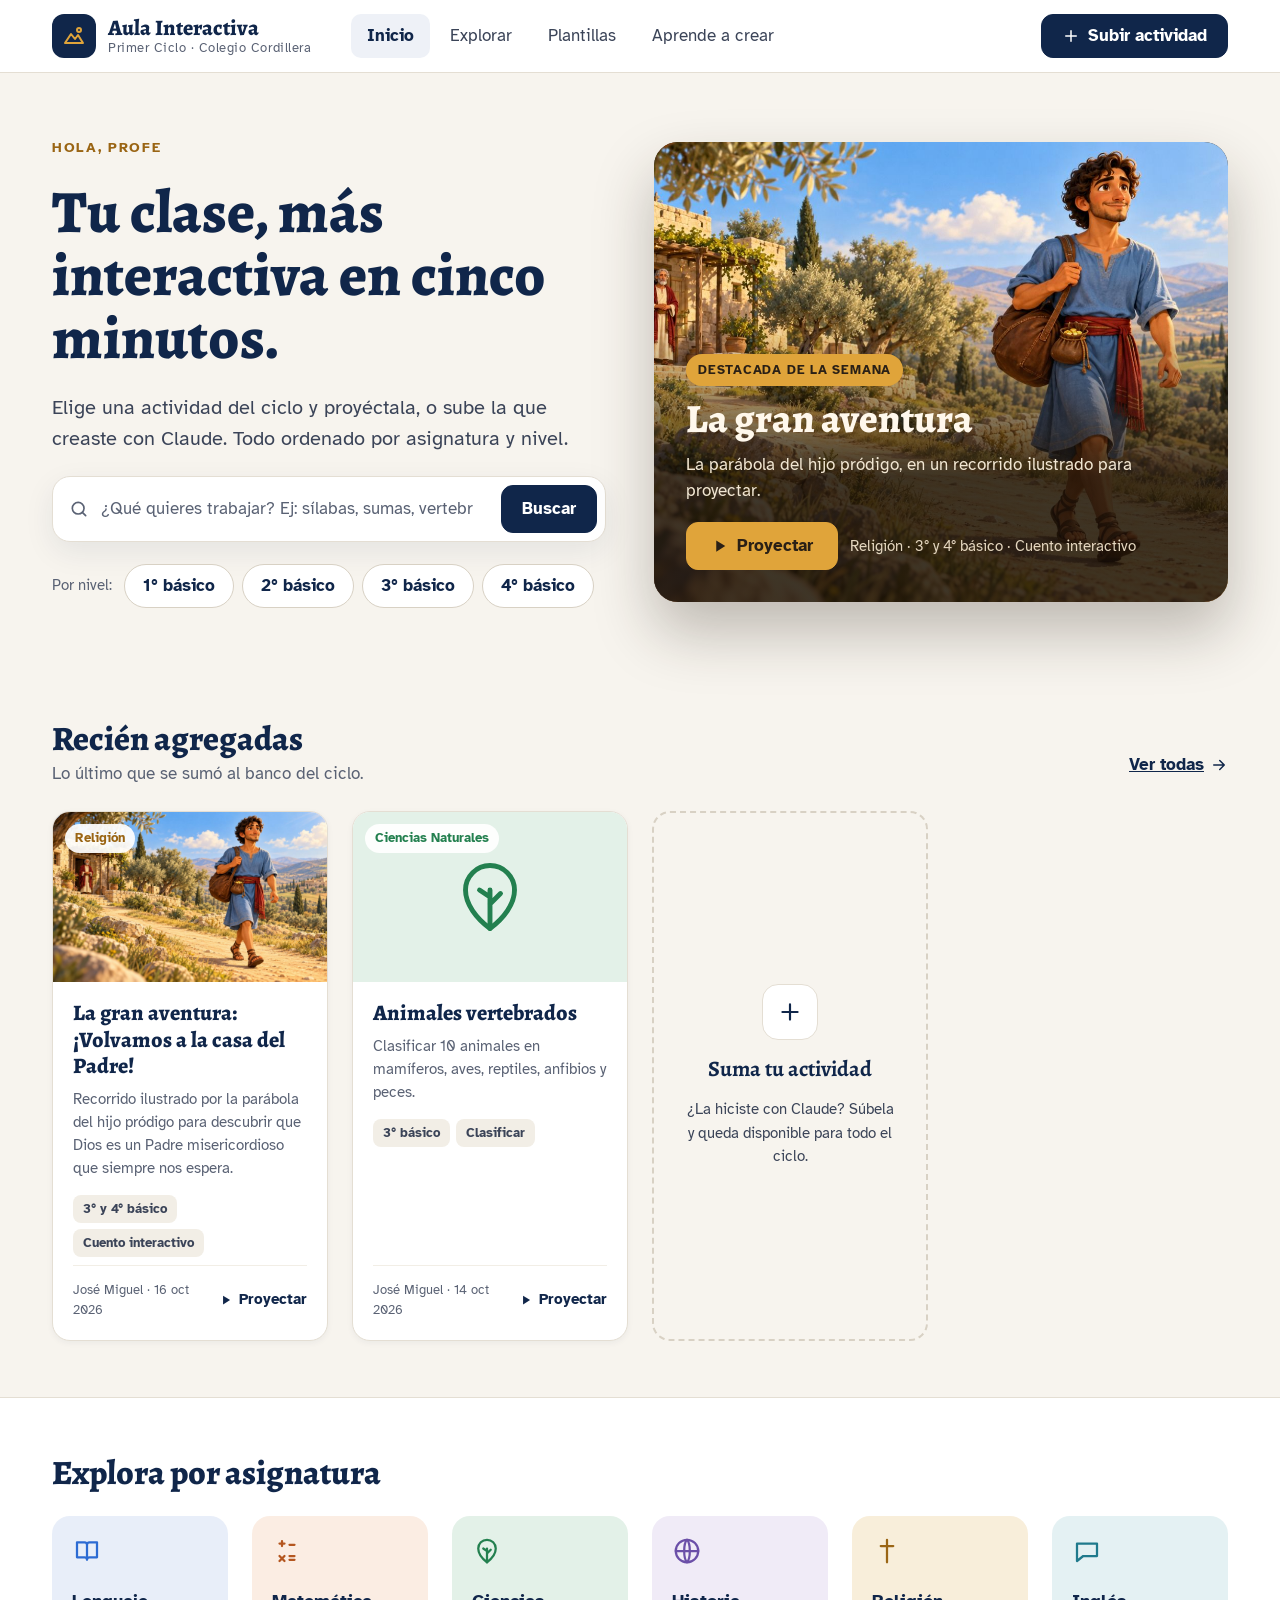
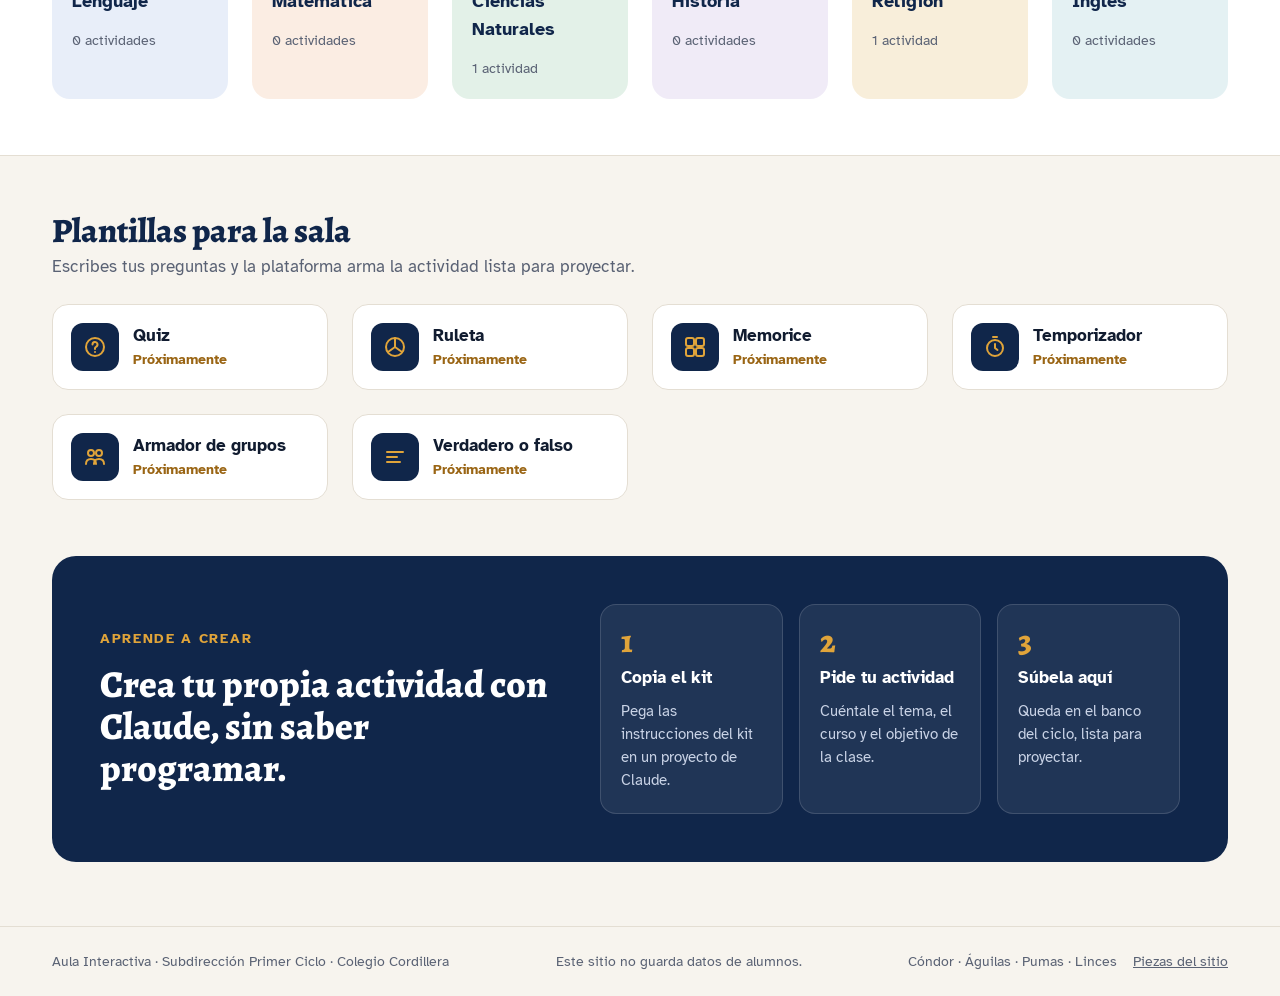
<file: index.html>
<!doctype html>
<html lang="es">
<head>
<meta charset="utf-8">
<meta name="viewport" content="width=device-width, initial-scale=1">
<title>Aula Interactiva · Primer Ciclo Cordillera</title>
<meta name="description" content="Actividades del Primer Ciclo del Colegio Cordillera, listas para proyectar en clase.">
<link rel="stylesheet" href="src/estilos/sitio.css">
<script type="module" src="src/paginas/portada/portada.js"></script>
</head>
<body>
<noscript>Aula Interactiva necesita JavaScript activado para funcionar.</noscript>
</body>
</html>
</file>
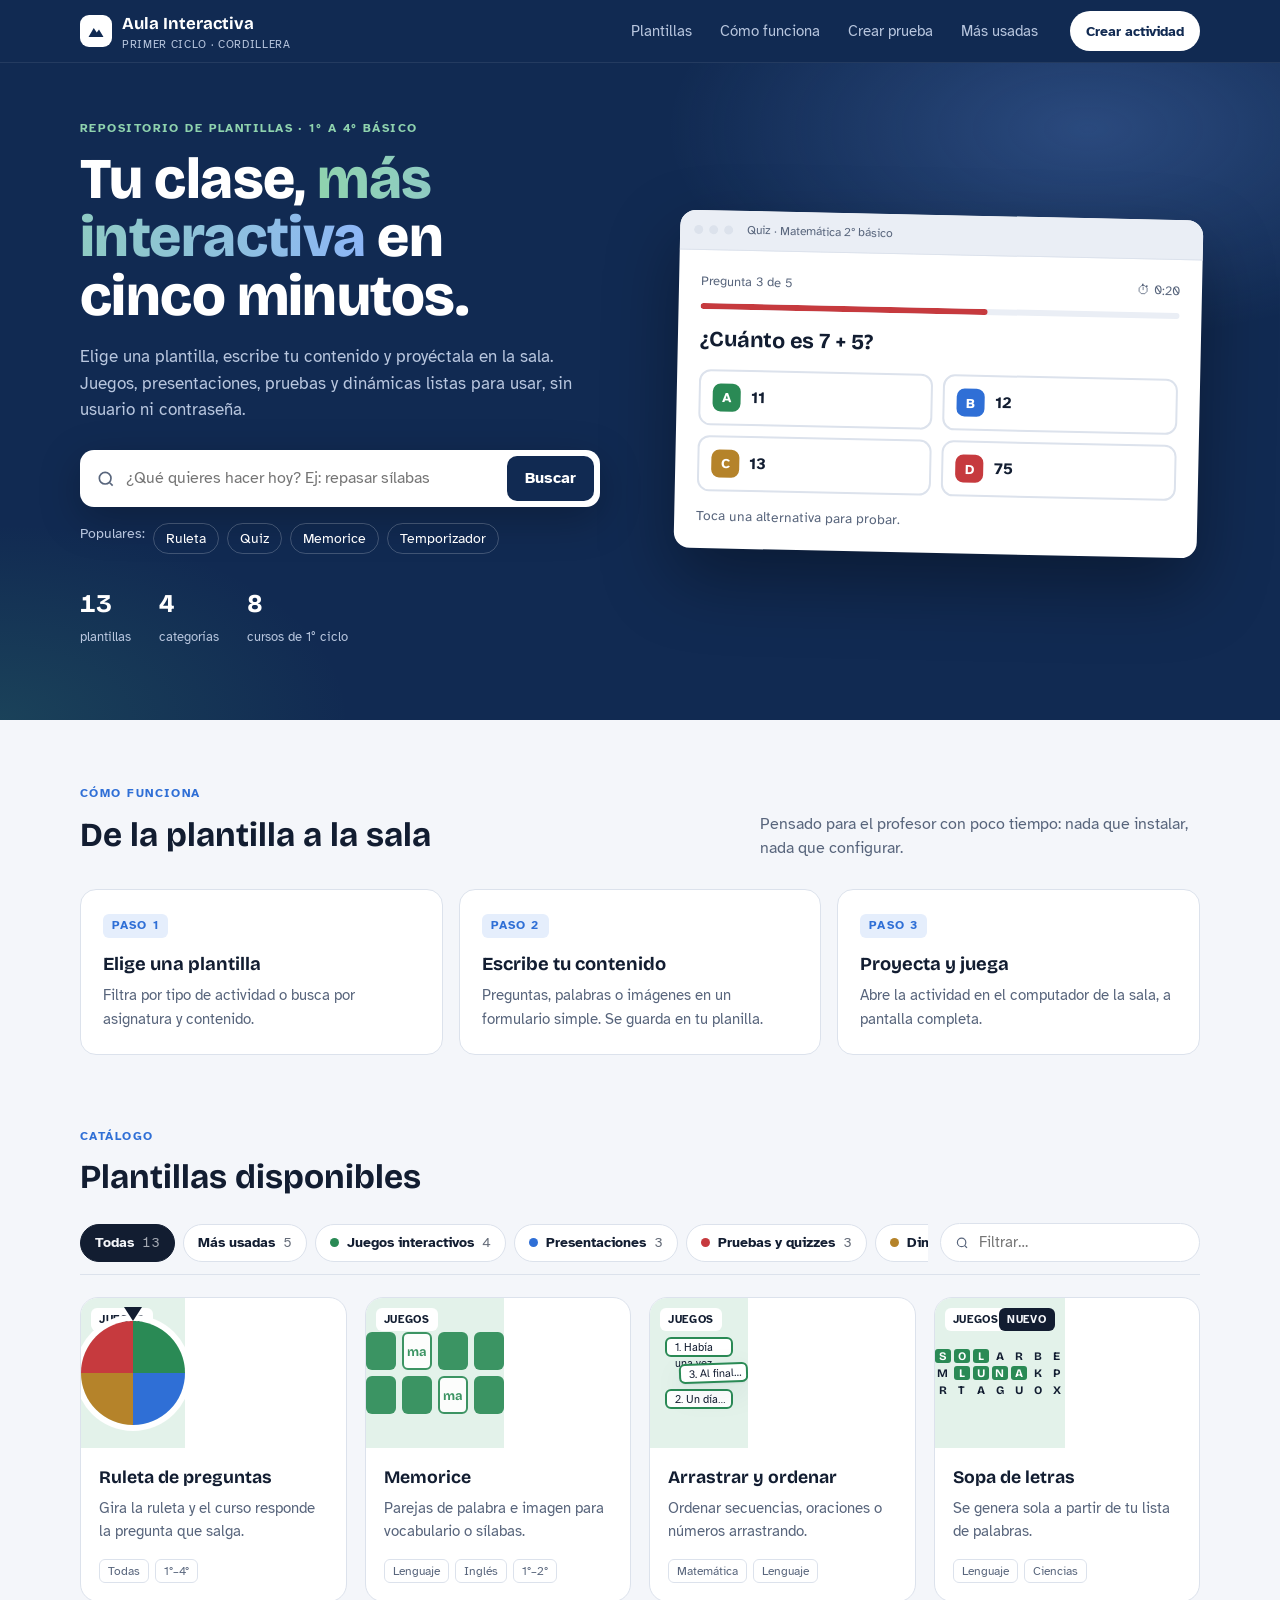
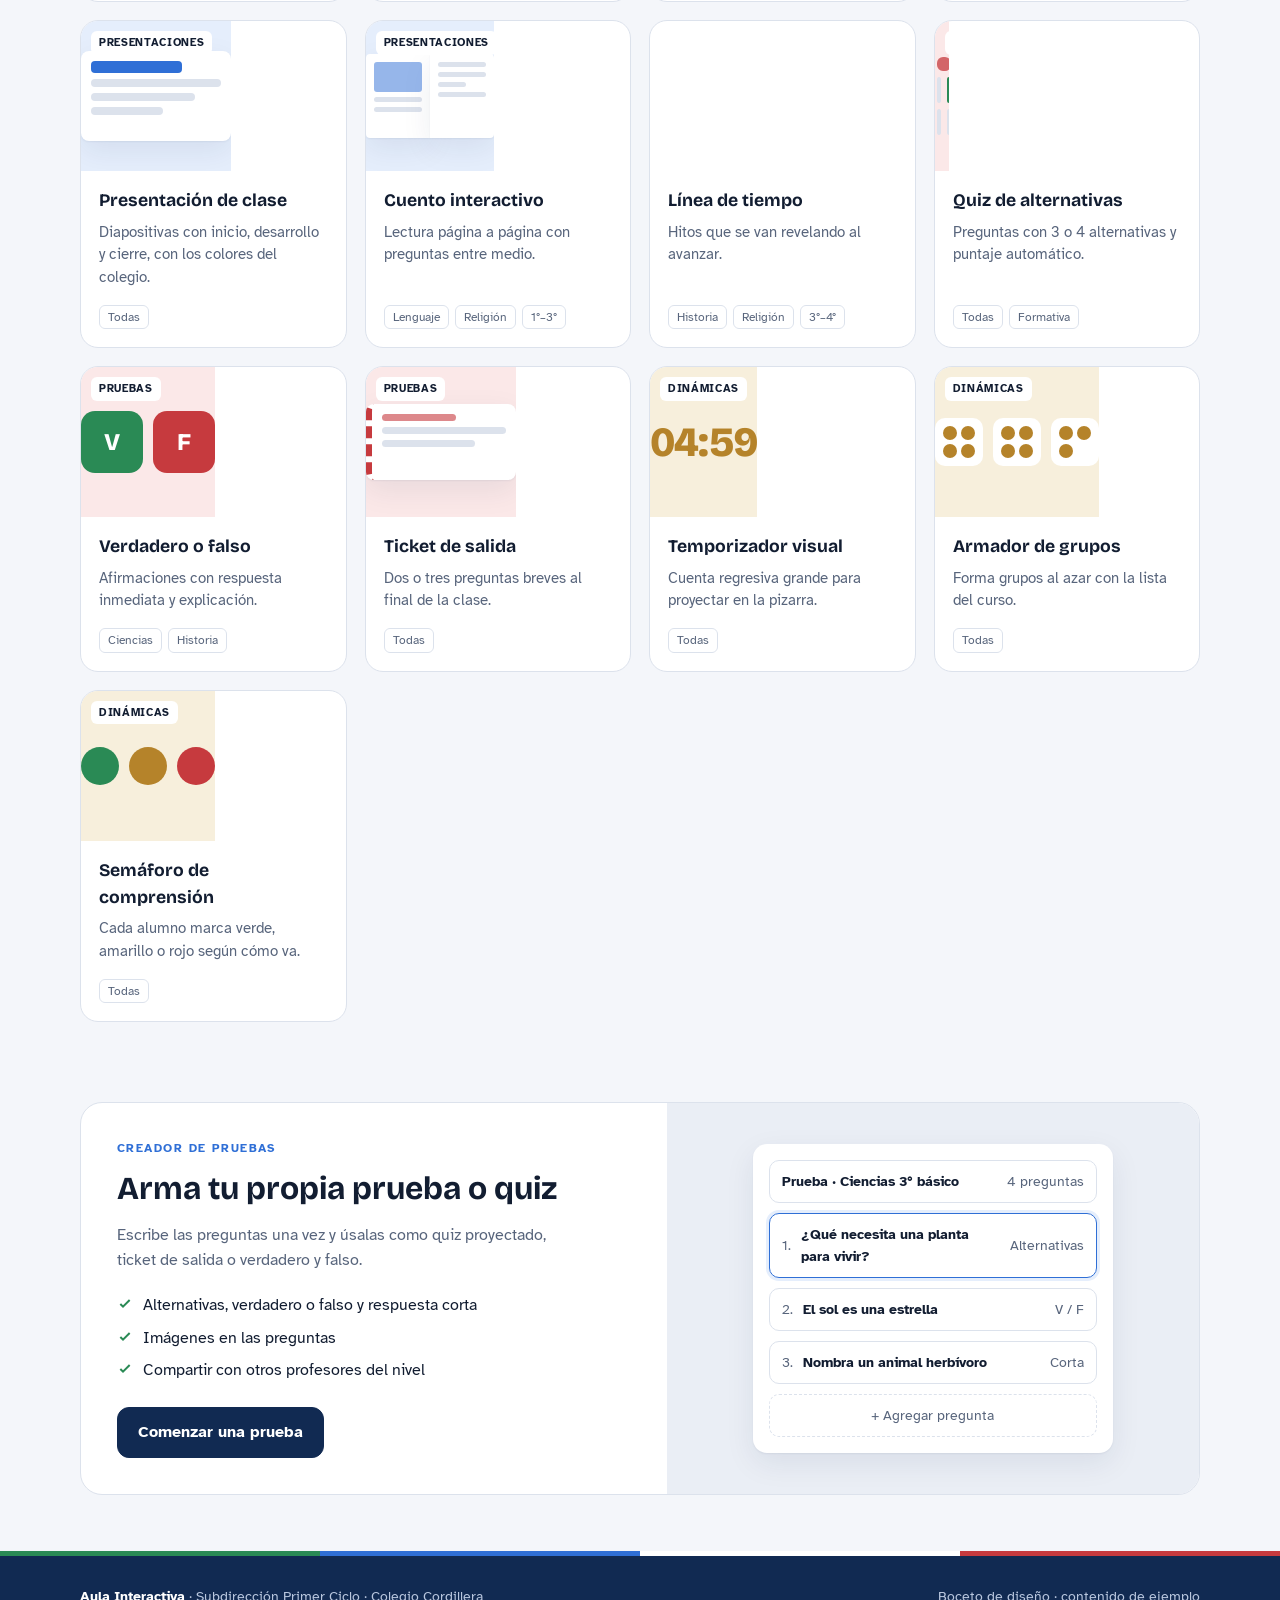
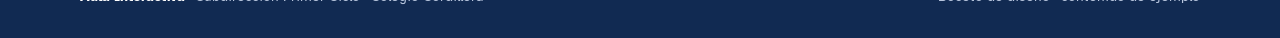
<file: Index.html>
<!DOCTYPE html>
<html lang="es">
<head>
<meta charset="utf-8">
<meta name="viewport" content="width=device-width, initial-scale=1, viewport-fit=cover">
<style>body{margin:0}[hidden]{display:none!important}img{max-width:100%}</style>
<title>Aula Interactiva Cordillera</title>
<link rel="preconnect" href="https://fonts.googleapis.com">
<link rel="preconnect" href="https://fonts.gstatic.com" crossorigin>
<link rel="stylesheet" href="https://fonts.googleapis.com/css2?family=Bricolage+Grotesque:opsz,wght@12..96,500;12..96,700;12..96,800&family=Atkinson+Hyperlegible:wght@400;700&display=swap">
<style>
/* Layout: sitio de una página — nav fija, portada con vista previa proyectada, pasos, destacada, catálogo filtrable con miniaturas vivas, CTA crear prueba, pie */
:root{
  --bg:#f4f6fa; --surface:#ffffff; --sunk:#eaeef5; --ink:#121d31; --muted:#58657c; --line:#dce2ec;
  --navy:#112a52; --navy-2:#1b3a6e; --on-navy:#ffffff; --on-navy-muted:#b8c6de; --accent:#2f6fd6;
  --c-juegos:#2a8a55; --c-pres:#2f6fd6; --c-pruebas:#c63a3e; --c-din:#b5832a;
  --t-juegos:#e3f2ea; --t-pres:#e5eefc; --t-pruebas:#fbe8e8; --t-din:#f7efdc;
  --shadow:0 1px 2px rgba(17,42,82,.06),0 10px 30px rgba(17,42,82,.08);
  --f-display:"Bricolage Grotesque",ui-sans-serif,system-ui,sans-serif;
  --f-body:"Atkinson Hyperlegible",ui-sans-serif,system-ui,sans-serif;
}
@media (prefers-color-scheme:dark){:root:not([data-theme="light"]){
  --bg:#0c1320; --surface:#152033; --sunk:#101a2a; --ink:#e9eef7; --muted:#9caac0; --line:#24324a;
  --navy:#0a1b38; --navy-2:#13294d; --on-navy:#ffffff; --on-navy-muted:#9fb1d0; --accent:#6c9cf0;
  --c-juegos:#4cbf82; --c-pres:#6c9cf0; --c-pruebas:#ec6d70; --c-din:#e0b25b;
  --t-juegos:#15302a; --t-pres:#162a49; --t-pruebas:#3a1d24; --t-din:#33291b;
  --shadow:0 1px 2px rgba(0,0,0,.35),0 10px 30px rgba(0,0,0,.25); color-scheme:dark}}
:root[data-theme="dark"]{
  --bg:#0c1320; --surface:#152033; --sunk:#101a2a; --ink:#e9eef7; --muted:#9caac0; --line:#24324a;
  --navy:#0a1b38; --navy-2:#13294d; --on-navy:#ffffff; --on-navy-muted:#9fb1d0; --accent:#6c9cf0;
  --c-juegos:#4cbf82; --c-pres:#6c9cf0; --c-pruebas:#ec6d70; --c-din:#e0b25b;
  --t-juegos:#15302a; --t-pres:#162a49; --t-pruebas:#3a1d24; --t-din:#33291b;
  --shadow:0 1px 2px rgba(0,0,0,.35),0 10px 30px rgba(0,0,0,.25); color-scheme:dark}

*{box-sizing:border-box}
html{scroll-behavior:smooth}
body{background:var(--bg);color:var(--ink);font-family:var(--f-body);font-size:16px;line-height:1.55}
.wrap{max-width:1160px;margin:0 auto;padding-inline:20px}
h1,h2,h3{font-family:var(--f-display);text-wrap:balance;margin:0}
a{color:inherit}
button{font:inherit}
:focus-visible{outline:3px solid var(--accent);outline-offset:2px;border-radius:6px}
.eyebrow{font-size:.75rem;letter-spacing:.12em;text-transform:uppercase;font-weight:700;color:var(--accent)}

/* NAV */
.nav{position:sticky;top:env(safe-area-inset-top,0px);z-index:30;background:var(--navy);color:var(--on-navy);border-bottom:1px solid rgba(255,255,255,.08)}
.nav .wrap{display:flex;align-items:center;gap:20px;height:62px}
.logo{display:flex;align-items:center;gap:10px;text-decoration:none;font-family:var(--f-display);font-weight:700;font-size:1.05rem;white-space:nowrap}
.logo .mk{width:32px;height:32px;border-radius:9px;background:var(--on-navy);color:var(--navy);display:grid;place-items:center}
.logo small{display:block;font:400 .7rem var(--f-body);color:var(--on-navy-muted);letter-spacing:.06em;text-transform:uppercase}
.links{display:flex;gap:4px;margin-left:auto}
.links a{text-decoration:none;padding:8px 12px;border-radius:8px;color:var(--on-navy-muted);font-size:.92rem}
.links a:hover{color:var(--on-navy);background:rgba(255,255,255,.08)}
.nav .cta{background:var(--on-navy);color:var(--navy);border:0;border-radius:999px;padding:9px 16px;font-weight:700;font-size:.9rem;cursor:pointer;white-space:nowrap}
@media (max-width:820px){.links{display:none}.nav .cta{margin-left:auto}}

/* HERO */
.hero{background:var(--navy);color:var(--on-navy);position:relative;overflow:hidden}
.hero::before{content:"";position:absolute;inset:0;background:
  radial-gradient(600px 300px at 85% 10%,rgba(108,156,240,.28),transparent 70%),
  radial-gradient(500px 280px at 0% 100%,rgba(76,191,130,.16),transparent 70%)}
.hero .wrap{position:relative;display:grid;grid-template-columns:1.05fr 1fr;gap:48px;align-items:center;padding-block:56px 72px}
.hero h1{font-weight:800;font-size:clamp(2.1rem,5.2vw,3.6rem);line-height:1.02;letter-spacing:-.01em}
.hero h1 em{font-style:normal;background:linear-gradient(90deg,#8fd3ae,#8db6f7);-webkit-background-clip:text;background-clip:text;color:transparent}
.hero p.lede{color:var(--on-navy-muted);font-size:1.08rem;max-width:46ch;margin:18px 0 26px}
.hsearch{display:flex;gap:8px;background:var(--surface);border-radius:14px;padding:6px;box-shadow:0 12px 40px rgba(0,0,0,.25);max-width:520px}
.hsearch label{flex:1;min-width:0;display:flex;align-items:center;gap:10px;padding-left:10px;color:var(--muted)}
.hsearch input{flex:1;min-width:0;border:0;background:transparent;color:var(--ink);font:inherit;outline:none;padding:10px 0}
.hsearch button{border:0;border-radius:10px;background:var(--navy);color:var(--on-navy);padding:0 18px;font-weight:700;cursor:pointer}
.quick{display:flex;flex-wrap:wrap;gap:8px;margin-top:16px;font-size:.85rem;color:var(--on-navy-muted)}
.quick button{border:1px solid rgba(255,255,255,.2);background:transparent;color:var(--on-navy);border-radius:999px;padding:4px 12px;cursor:pointer;font-size:.85rem}
.quick button:hover{background:rgba(255,255,255,.1)}
.stats{display:flex;gap:28px;margin-top:30px;flex-wrap:wrap}
.stats b{display:block;font-family:var(--f-display);font-size:1.6rem;font-variant-numeric:tabular-nums}
.stats span{font-size:.8rem;color:var(--on-navy-muted)}

/* projector mockup */
.screen{background:var(--surface);color:var(--ink);border-radius:16px;box-shadow:0 30px 70px rgba(0,0,0,.35);overflow:hidden;transform:rotate(1.2deg)}
.screen .bar{display:flex;align-items:center;gap:6px;padding:10px 14px;background:var(--sunk);border-bottom:1px solid var(--line);font-size:.75rem;color:var(--muted)}
.screen .bar i{width:9px;height:9px;border-radius:50%;background:var(--line);display:block}
.screen .bar span{margin-left:8px}
.screen .body{padding:22px}
.qhead{display:flex;justify-content:space-between;align-items:center;font-size:.8rem;color:var(--muted);margin-bottom:12px}
.qprog{height:6px;border-radius:3px;background:var(--sunk);margin-bottom:18px;overflow:hidden}
.qprog div{height:100%;width:60%;background:var(--c-pruebas);border-radius:3px}
.qtext{font-family:var(--f-display);font-weight:700;font-size:1.35rem;line-height:1.2;margin-bottom:16px}
.opts{display:grid;grid-template-columns:1fr 1fr;gap:10px}
.opt{display:flex;align-items:center;gap:10px;padding:12px;border-radius:12px;border:2px solid var(--line);font-weight:700;background:var(--surface);color:var(--ink);cursor:pointer;text-align:left}
.opt .l{width:28px;height:28px;border-radius:8px;display:grid;place-items:center;color:#fff;flex:none;font-size:.85rem}
.opt.ok{border-color:var(--c-juegos);background:var(--t-juegos)}
.opt.bad{border-color:var(--c-pruebas);background:var(--t-pruebas)}
.qfoot{margin-top:14px;font-size:.85rem;color:var(--muted);min-height:1.4em}
@media (max-width:900px){.hero .wrap{grid-template-columns:1fr;gap:36px;padding-block:40px 56px}.screen{transform:none}}

/* STEPS */
.steps{padding-block:64px 24px}
.sec-head{display:flex;justify-content:space-between;align-items:flex-end;gap:16px;flex-wrap:wrap;margin-bottom:28px}
.sec-head h2{font-weight:700;font-size:clamp(1.5rem,3.4vw,2.1rem);margin-top:6px}
.sec-head p{color:var(--muted);margin:0;max-width:44ch}
.steps ol{list-style:none;margin:0;padding:0;display:grid;grid-template-columns:repeat(3,1fr);gap:16px;counter-reset:s}
.steps li{background:var(--surface);border:1px solid var(--line);border-radius:16px;padding:22px;counter-increment:s;min-width:0}
.steps li::before{content:"Paso " counter(s);display:inline-block;font-size:.72rem;letter-spacing:.1em;text-transform:uppercase;font-weight:700;color:var(--accent);background:var(--t-pres);padding:3px 9px;border-radius:6px;margin-bottom:12px}
.steps h3{font-size:1.15rem;font-weight:700;margin-bottom:6px}
.steps li p{margin:0;color:var(--muted);font-size:.95rem}
@media (max-width:760px){.steps ol{grid-template-columns:1fr}}

/* CATALOG */
.catalog{padding-block:48px 24px}
.toolbar{position:sticky;top:calc(62px + env(safe-area-inset-top,0px));z-index:20;background:var(--bg);padding-block:12px;display:flex;gap:12px;align-items:center;flex-wrap:wrap;border-bottom:1px solid var(--line);margin-bottom:22px}
.chips{display:flex;gap:8px;overflow-x:auto;scrollbar-width:none;flex:1;min-width:0}
.chips::-webkit-scrollbar{display:none}
.chip{flex:none;display:inline-flex;align-items:center;gap:8px;border:1px solid var(--line);background:var(--surface);color:var(--ink);border-radius:999px;padding:7px 14px;font-weight:700;font-size:.88rem;cursor:pointer}
.chip .dot{width:9px;height:9px;border-radius:50%}
.chip .n{font-weight:400;opacity:.65;font-variant-numeric:tabular-nums}
.chip[aria-pressed="true"]{background:var(--ink);color:var(--bg);border-color:var(--ink)}
.mini-search{display:flex;align-items:center;gap:8px;border:1px solid var(--line);background:var(--surface);border-radius:999px;padding:6px 14px;color:var(--muted);min-width:0;flex:0 1 260px}
.mini-search input{border:0;background:transparent;color:var(--ink);font:inherit;outline:none;min-width:0;width:100%;font-size:.92rem}
@media (max-width:600px){.mini-search{flex:1 1 100%}}

.grid{display:grid;grid-template-columns:repeat(auto-fill,minmax(260px,1fr));gap:18px}
.card{display:flex;flex-direction:column;text-align:left;background:var(--surface);border:1px solid var(--line);border-radius:18px;overflow:hidden;cursor:pointer;color:var(--ink);padding:0;transition:transform .18s,box-shadow .18s}
.card:hover{transform:translateY(-3px);box-shadow:var(--shadow)}
.thumb{height:150px;display:grid;place-items:center;position:relative;overflow:hidden}
.thumb .badge{position:absolute;top:10px;left:10px;font-size:.7rem;font-weight:700;letter-spacing:.06em;text-transform:uppercase;background:var(--surface);color:var(--ink);padding:3px 8px;border-radius:6px}
.thumb .new{left:auto;right:10px;background:var(--ink);color:var(--bg)}
.cbody{padding:16px 18px 18px;display:flex;flex-direction:column;gap:6px;flex:1;min-width:0}
.cbody h3{font-size:1.1rem;font-weight:700}
.cbody p{margin:0;color:var(--muted);font-size:.92rem}
.meta{display:flex;flex-wrap:wrap;gap:6px;margin-top:auto;padding-top:10px}
.tag{font-size:.74rem;border:1px solid var(--line);border-radius:6px;padding:2px 8px;color:var(--muted)}
.empty{padding:50px 0;text-align:center;color:var(--muted)}

/* mini previews */
.p-wheel{width:104px;height:104px;border-radius:50%;background:conic-gradient(var(--c-juegos) 0 25%,var(--c-pres) 0 50%,var(--c-din) 0 75%,var(--c-pruebas) 0);box-shadow:0 0 0 6px var(--surface);position:relative}
.p-wheel::after{content:"";position:absolute;top:-14px;left:50%;transform:translateX(-50%);border:9px solid transparent;border-top:14px solid var(--ink)}
.p-mem{display:grid;grid-template-columns:repeat(4,30px);gap:6px}
.p-mem i{height:38px;border-radius:6px;background:var(--c-juegos);opacity:.9}
.p-mem i.f{background:var(--surface);border:2px solid var(--c-juegos);display:grid;place-items:center;font:700 .8rem var(--f-display);color:var(--c-juegos);font-style:normal}
.p-drag{display:flex;flex-direction:column;gap:6px;width:70%}
.p-drag i{height:20px;border-radius:6px;background:var(--surface);border:2px solid var(--c-juegos);font-style:normal;font-size:.7rem;padding-left:8px;line-height:16px;color:var(--ink)}
.p-drag i.m{transform:translateX(14px) rotate(-2deg);box-shadow:var(--shadow)}
.p-sopa{display:grid;grid-template-columns:repeat(7,16px);gap:3px;font:700 .72rem var(--f-display);color:var(--ink);text-align:center}
.p-sopa b{background:var(--c-juegos);color:#fff;border-radius:3px}
.p-slide{width:150px;height:90px;border-radius:8px;background:var(--surface);box-shadow:var(--shadow);padding:10px;display:flex;flex-direction:column;gap:6px}
.p-slide i{display:block;height:8px;border-radius:4px;background:var(--line)}
.p-slide i.h{height:12px;width:70%;background:var(--c-pres)}
.p-book{display:flex}.p-book i{width:64px;height:84px;background:var(--surface);box-shadow:var(--shadow);border-radius:4px 0 0 4px;padding:8px;display:flex;flex-direction:column;gap:5px}
.p-book i+i{border-radius:0 4px 4px 0}.p-book i b{height:5px;border-radius:3px;background:var(--line);display:block}.p-book i b.c{height:30px;background:var(--c-pres);opacity:.5}
.p-line{position:relative;width:78%;height:4px;background:var(--c-pres);border-radius:2px}
.p-line i{position:absolute;top:-6px;width:16px;height:16px;border-radius:50%;background:var(--surface);border:3px solid var(--c-pres)}
.p-quiz{display:grid;grid-template-columns:1fr 1fr;gap:6px;width:70%}
.p-quiz i{height:26px;border-radius:6px;background:var(--surface);border:2px solid var(--line)}
.p-quiz i.ok{border-color:var(--c-juegos);background:var(--t-juegos)}
.p-quiz i.q{grid-column:1/3;height:14px;border:0;background:var(--c-pruebas);opacity:.75}
.p-vf{display:flex;gap:10px}.p-vf i{width:62px;height:62px;border-radius:14px;display:grid;place-items:center;font:800 1.5rem var(--f-display);color:#fff;font-style:normal}
.p-ticket{width:150px;height:76px;background:var(--surface);border-radius:8px;box-shadow:var(--shadow);border-left:6px dashed var(--c-pruebas);padding:10px;display:flex;flex-direction:column;gap:6px}
.p-ticket i{display:block;height:7px;border-radius:4px;background:var(--line)}
.p-timer{font:800 2.6rem var(--f-display);color:var(--c-din);font-variant-numeric:tabular-nums;letter-spacing:-.02em}
.p-groups{display:flex;gap:10px}.p-groups i{display:grid;grid-template-columns:repeat(2,14px);gap:4px;padding:8px;border-radius:10px;background:var(--surface)}
.p-groups i b{width:14px;height:14px;border-radius:50%;background:var(--c-din);display:block}
.p-sem{display:flex;gap:10px}.p-sem i{width:38px;height:38px;border-radius:50%}

/* FEATURE CTA */
.create{margin-block:56px 24px;background:var(--surface);border:1px solid var(--line);border-radius:22px;display:grid;grid-template-columns:1.1fr 1fr;overflow:hidden}
.create .txt{padding:36px;min-width:0}
.create h2{font-weight:700;font-size:clamp(1.5rem,3.2vw,2rem);margin:6px 0 10px}
.create p{color:var(--muted);margin:0 0 20px;max-width:44ch}
.create ul{list-style:none;padding:0;margin:0 0 24px;display:grid;gap:8px}
.create li{display:flex;gap:10px;align-items:flex-start}
.create li svg{flex:none;color:var(--c-juegos);margin-top:3px}
.btn{display:inline-flex;align-items:center;gap:8px;border-radius:12px;padding:12px 20px;font-weight:700;cursor:pointer;border:1px solid var(--line);background:var(--surface);color:var(--ink)}
.btn.primary{background:var(--navy);color:var(--on-navy);border-color:var(--navy)}
.create .art{background:var(--sunk);padding:28px;display:flex;align-items:center;justify-content:center;min-width:0}
.builder{width:100%;max-width:360px;background:var(--surface);border-radius:14px;box-shadow:var(--shadow);padding:16px;display:grid;gap:10px;font-size:.85rem}
.builder .row{border:1px solid var(--line);border-radius:10px;padding:10px 12px;display:flex;justify-content:space-between;gap:10px;align-items:center}
.builder .row span{color:var(--muted)}
.builder .row.on{border-color:var(--accent);box-shadow:0 0 0 3px var(--t-pres)}
.builder .add{border:1.5px dashed var(--line);border-radius:10px;padding:10px;text-align:center;color:var(--muted)}
@media (max-width:820px){.create{grid-template-columns:1fr}.create .txt{padding:26px}}

/* FOOTER */
footer{background:var(--navy);color:var(--on-navy-muted);margin-top:56px;font-size:.88rem}
footer .wrap{display:flex;justify-content:space-between;gap:20px;flex-wrap:wrap;padding-block:30px}
footer strong{color:var(--on-navy)}
.stripe{height:5px;background:linear-gradient(90deg,#2a8a55 0 25%,#2f6fd6 25% 50%,#ffffff 50% 75%,#c63a3e 75%)}

/* SHEET */
.scrim{position:fixed;inset:0;background:rgba(8,16,32,.5);z-index:40}
.sheet{position:fixed;left:50%;top:50%;transform:translate(-50%,-50%);z-index:41;background:var(--surface);color:var(--ink);border-radius:20px;width:min(640px,calc(100% - 32px));max-height:88vh;overflow:auto;box-shadow:0 30px 80px rgba(0,0,0,.35)}
.sheet .thumb{height:200px}
.sheet .in{padding:22px 24px 24px}
.sheet h3{font-size:1.5rem;font-weight:700;margin:6px 0 6px}
.sheet .x{position:absolute;top:12px;right:12px;width:36px;height:36px;border-radius:50%;border:0;background:var(--surface);color:var(--ink);cursor:pointer;box-shadow:var(--shadow);font-size:1.2rem}
.sheet h4{margin:18px 0 6px;font-size:.78rem;letter-spacing:.1em;text-transform:uppercase;color:var(--muted)}
.sheet ul{margin:0;padding-left:18px}
.actions{display:flex;gap:10px;flex-wrap:wrap;margin-top:22px}
.actions .btn{flex:1;min-width:150px;justify-content:center}
@media (max-width:560px){.sheet{top:auto;bottom:0;left:0;transform:none;width:100%;border-radius:20px 20px 0 0;padding-bottom:env(safe-area-inset-bottom,0px)}}
.toast{position:fixed;left:50%;bottom:calc(24px + env(safe-area-inset-bottom,0px));transform:translateX(-50%);background:var(--ink);color:var(--bg);padding:11px 18px;border-radius:10px;font-size:.9rem;z-index:60;max-width:calc(100% - 32px)}
@media (prefers-reduced-motion:reduce){html{scroll-behavior:auto}.card{transition:none}.card:hover{transform:none}}
</style>
</head>
<body>

<nav class="nav" aria-label="Principal">
  <div class="wrap">
    <a class="logo" href="#inicio">
      <span class="mk"><svg width="18" height="18" viewBox="0 0 24 24" fill="currentColor"><path d="M2 20l7-12 4 6 3-4 6 10z"/></svg></span>
      <span>Aula Interactiva<small>Primer Ciclo · Cordillera</small></span>
    </a>
    <div class="links">
      <a href="#plantillas">Plantillas</a>
      <a href="#como">Cómo funciona</a>
      <a href="#crear">Crear prueba</a>
      <a href="#plantillas" data-filter="favs">Más usadas</a>
    </div>
    <button class="cta" type="button" data-go="crear">Crear actividad</button>
  </div>
</nav>

<header class="hero" id="inicio">
  <div class="wrap">
    <div>
      <div class="eyebrow" style="color:#8fd3ae">Repositorio de plantillas · 1° a 4° básico</div>
      <h1 style="margin-top:12px">Tu clase, <em>más interactiva</em> en cinco minutos.</h1>
      <p class="lede">Elige una plantilla, escribe tu contenido y proyéctala en la sala. Juegos, presentaciones, pruebas y dinámicas listas para usar, sin usuario ni contraseña.</p>
      <form class="hsearch" id="hform" role="search">
        <label for="hq">
          <svg width="20" height="20" viewBox="0 0 24 24" fill="none" stroke="currentColor" stroke-width="2"><circle cx="11" cy="11" r="7"/><path d="M20 20l-3.5-3.5"/></svg>
          <input id="hq" type="search" placeholder="¿Qué quieres hacer hoy? Ej: repasar sílabas" autocomplete="off">
        </label>
        <button type="submit">Buscar</button>
      </form>
      <div class="quick">Populares:
        <button type="button" data-q="ruleta">Ruleta</button>
        <button type="button" data-q="quiz">Quiz</button>
        <button type="button" data-q="memorice">Memorice</button>
        <button type="button" data-q="temporizador">Temporizador</button>
      </div>
      <div class="stats">
        <div><b id="st-n">13</b><span>plantillas</span></div>
        <div><b>4</b><span>categorías</span></div>
        <div><b>8</b><span>cursos de 1° ciclo</span></div>
      </div>
    </div>

    <div class="screen" aria-label="Vista previa: quiz proyectado">
      <div class="bar"><i></i><i></i><i></i><span>Quiz · Matemática 2° básico</span></div>
      <div class="body">
        <div class="qhead"><span>Pregunta 3 de 5</span><span>⏱ 0:20</span></div>
        <div class="qprog"><div></div></div>
        <div class="qtext">¿Cuánto es 7 + 5?</div>
        <div class="opts" id="demo">
          <button class="opt" type="button" data-ok="0"><span class="l" style="background:var(--c-juegos)">A</span>11</button>
          <button class="opt" type="button" data-ok="1"><span class="l" style="background:var(--c-pres)">B</span>12</button>
          <button class="opt" type="button" data-ok="0"><span class="l" style="background:var(--c-din)">C</span>13</button>
          <button class="opt" type="button" data-ok="0"><span class="l" style="background:var(--c-pruebas)">D</span>75</button>
        </div>
        <div class="qfoot" id="demo-msg">Toca una alternativa para probar.</div>
      </div>
    </div>
  </div>
</header>

<main>
  <section class="steps wrap" id="como">
    <div class="sec-head">
      <div><div class="eyebrow">Cómo funciona</div><h2>De la plantilla a la sala</h2></div>
      <p>Pensado para el profesor con poco tiempo: nada que instalar, nada que configurar.</p>
    </div>
    <ol>
      <li><h3>Elige una plantilla</h3><p>Filtra por tipo de actividad o busca por asignatura y contenido.</p></li>
      <li><h3>Escribe tu contenido</h3><p>Preguntas, palabras o imágenes en un formulario simple. Se guarda en tu planilla.</p></li>
      <li><h3>Proyecta y juega</h3><p>Abre la actividad en el computador de la sala, a pantalla completa.</p></li>
    </ol>
  </section>

  <section class="catalog wrap" id="plantillas">
    <div class="sec-head" style="margin-bottom:8px">
      <div><div class="eyebrow">Catálogo</div><h2>Plantillas disponibles</h2></div>
    </div>
    <div class="toolbar">
      <div class="chips" id="chips" role="toolbar" aria-label="Filtrar por categoría"></div>
      <label class="mini-search" for="q">
        <svg width="16" height="16" viewBox="0 0 24 24" fill="none" stroke="currentColor" stroke-width="2"><circle cx="11" cy="11" r="7"/><path d="M20 20l-3.5-3.5"/></svg>
        <input id="q" type="search" placeholder="Filtrar…" autocomplete="off">
      </label>
    </div>
    <div class="grid" id="grid"></div>
  </section>

  <section class="wrap" id="crear">
    <div class="create">
      <div class="txt">
        <div class="eyebrow">Creador de pruebas</div>
        <h2>Arma tu propia prueba o quiz</h2>
        <p>Escribe las preguntas una vez y úsalas como quiz proyectado, ticket de salida o verdadero y falso.</p>
        <ul>
          <li><svg width="16" height="16" viewBox="0 0 24 24" fill="none" stroke="currentColor" stroke-width="3"><path d="M5 12l4 4 10-10"/></svg>Alternativas, verdadero o falso y respuesta corta</li>
          <li><svg width="16" height="16" viewBox="0 0 24 24" fill="none" stroke="currentColor" stroke-width="3"><path d="M5 12l4 4 10-10"/></svg>Imágenes en las preguntas</li>
          <li><svg width="16" height="16" viewBox="0 0 24 24" fill="none" stroke="currentColor" stroke-width="3"><path d="M5 12l4 4 10-10"/></svg>Compartir con otros profesores del nivel</li>
        </ul>
        <button class="btn primary" type="button" id="btn-crear">Comenzar una prueba</button>
      </div>
      <div class="art">
        <div class="builder" aria-hidden="true">
          <div class="row"><strong>Prueba · Ciencias 3° básico</strong><span>4 preguntas</span></div>
          <div class="row on"><span>1.</span><strong style="flex:1">¿Qué necesita una planta para vivir?</strong><span>Alternativas</span></div>
          <div class="row"><span>2.</span><strong style="flex:1">El sol es una estrella</strong><span>V / F</span></div>
          <div class="row"><span>3.</span><strong style="flex:1">Nombra un animal herbívoro</strong><span>Corta</span></div>
          <div class="add">+ Agregar pregunta</div>
        </div>
      </div>
    </div>
  </section>
</main>

<footer>
  <div class="stripe"></div>
  <div class="wrap">
    <div><strong>Aula Interactiva</strong> · Subdirección Primer Ciclo · Colegio Cordillera</div>
    <div>Boceto de diseño · contenido de ejemplo</div>
  </div>
</footer>

<div class="scrim" id="scrim" hidden></div>
<div class="sheet" id="sheet" role="dialog" aria-modal="true" aria-labelledby="sh-t" hidden></div>
<div class="toast" id="toast" role="status" hidden></div>

<script>
const CATS={
  juegos:{name:"Juegos interactivos",c:"--c-juegos",t:"--t-juegos"},
  pres:{name:"Presentaciones",c:"--c-pres",t:"--t-pres"},
  pruebas:{name:"Pruebas y quizzes",c:"--c-pruebas",t:"--t-pruebas"},
  din:{name:"Dinámicas de aula",c:"--c-din",t:"--t-din"}
};
const P={
  ruleta:'<div class="p-wheel"></div>',
  memoria:'<div class="p-mem"><i></i><i class="f">ma</i><i></i><i></i><i></i><i></i><i class="f">ma</i><i></i></div>',
  arrastrar:'<div class="p-drag"><i>1. Había una vez…</i><i class="m">3. Al final…</i><i>2. Un día…</i></div>',
  sopa:'<div class="p-sopa">'+"SOLARBE".split("").map((l,i)=>i<3?`<b>${l}</b>`:`<span>${l}</span>`).join("")+"MLUNAKP".split("").map((l,i)=>i>0&&i<5?`<b>${l}</b>`:`<span>${l}</span>`).join("")+"RTAGUOX".split("").map(l=>`<span>${l}</span>`).join("")+'</div>',
  slides:'<div class="p-slide"><i class="h"></i><i></i><i style="width:80%"></i><i style="width:55%"></i></div>',
  cuento:'<div class="p-book"><i><b class="c"></b><b></b><b></b></i><i><b></b><b></b><b style="width:60%"></b><b></b></i></div>',
  linea:'<div class="p-line"><i style="left:0"></i><i style="left:30%"></i><i style="left:62%"></i><i style="left:calc(100% - 16px)"></i></div>',
  quiz:'<div class="p-quiz"><i class="q"></i><i></i><i class="ok"></i><i></i><i></i></div>',
  vf:'<div class="p-vf"><i style="background:var(--c-juegos)">V</i><i style="background:var(--c-pruebas)">F</i></div>',
  ticket:'<div class="p-ticket"><i style="width:60%;background:var(--c-pruebas);opacity:.6"></i><i></i><i style="width:75%"></i></div>',
  timer:'<div class="p-timer">04:59</div>',
  grupos:'<div class="p-groups"><i><b></b><b></b><b></b><b></b></i><i><b></b><b></b><b></b><b></b></i><i><b></b><b></b><b></b></i></div>',
  semaforo:'<div class="p-sem"><i style="background:var(--c-juegos)"></i><i style="background:var(--c-din)"></i><i style="background:var(--c-pruebas)"></i></div>'
};
const DATA=[
  {cat:"juegos",p:"ruleta",t:"Ruleta de preguntas",d:"Gira la ruleta y el curso responde la pregunta que salga.",tags:["Todas","1°–4°"],uso:["Repaso al cierre de clase","Elegir alumno al azar"],pide:["Lista de preguntas o nombres"],nuevo:false,fav:true},
  {cat:"juegos",p:"memoria",t:"Memorice",d:"Parejas de palabra e imagen para vocabulario o sílabas.",tags:["Lenguaje","Inglés","1°–2°"],uso:["Vocabulario nuevo","Asociar sílaba y dibujo"],pide:["Pares de palabras o imágenes"],fav:true},
  {cat:"juegos",p:"arrastrar",t:"Arrastrar y ordenar",d:"Ordenar secuencias, oraciones o números arrastrando.",tags:["Matemática","Lenguaje"],uso:["Secuencia de un cuento","Ordenar números"],pide:["Elementos en el orden correcto"]},
  {cat:"juegos",p:"sopa",t:"Sopa de letras",d:"Se genera sola a partir de tu lista de palabras.",tags:["Lenguaje","Ciencias"],uso:["Palabras del día","Conceptos de la unidad"],pide:["Lista de palabras"],nuevo:true},
  {cat:"pres",p:"slides",t:"Presentación de clase",d:"Diapositivas con inicio, desarrollo y cierre, con los colores del colegio.",tags:["Todas"],uso:["Contenido nuevo","Objetivo de la clase visible"],pide:["Objetivo, títulos y textos"],fav:true},
  {cat:"pres",p:"cuento",t:"Cuento interactivo",d:"Lectura página a página con preguntas entre medio.",tags:["Lenguaje","Religión","1°–3°"],uso:["Lectura compartida","Comprensión lectora"],pide:["Texto por página e imágenes"]},
  {cat:"pres",p:"linea",t:"Línea de tiempo",d:"Hitos que se van revelando al avanzar.",tags:["Historia","Religión","3°–4°"],uso:["Historia de Chile","Vida de un santo"],pide:["Fechas y descripción de cada hito"],nuevo:true},
  {cat:"pruebas",p:"quiz",t:"Quiz de alternativas",d:"Preguntas con 3 o 4 alternativas y puntaje automático.",tags:["Todas","Formativa"],uso:["Control rápido","Diagnóstico de unidad"],pide:["Preguntas y alternativas"],fav:true},
  {cat:"pruebas",p:"vf",t:"Verdadero o falso",d:"Afirmaciones con respuesta inmediata y explicación.",tags:["Ciencias","Historia"],uso:["Repaso antes de prueba","Errores frecuentes"],pide:["Afirmaciones y respuesta"]},
  {cat:"pruebas",p:"ticket",t:"Ticket de salida",d:"Dos o tres preguntas breves al final de la clase.",tags:["Todas"],uso:["Verificar el objetivo","Recoger dudas"],pide:["2 o 3 preguntas"]},
  {cat:"din",p:"timer",t:"Temporizador visual",d:"Cuenta regresiva grande para proyectar en la pizarra.",tags:["Todas"],uso:["Trabajo individual","Transiciones"],pide:["Minutos"],fav:true},
  {cat:"din",p:"grupos",t:"Armador de grupos",d:"Forma grupos al azar con la lista del curso.",tags:["Todas"],uso:["Trabajo colaborativo","Rotar compañeros"],pide:["Curso y tamaño del grupo"]},
  {cat:"din",p:"semaforo",t:"Semáforo de comprensión",d:"Cada alumno marca verde, amarillo o rojo según cómo va.",tags:["Todas"],uso:["Monitorear la clase","Ajustar el ritmo"],pide:["Nada: se usa directo"]}
];
const $=s=>document.querySelector(s);
let active="todas";
try{active=localStorage.getItem("aula-cat2")||"todas"}catch(e){}

function chips(){
  const all=[["todas","Todas",null,DATA.length],["favs","Más usadas",null,DATA.filter(d=>d.fav).length],...Object.entries(CATS).map(([k,c])=>[k,c.name,c.c,DATA.filter(d=>d.cat===k).length])];
  $("#chips").innerHTML=all.map(([k,n,c,cnt])=>`<button class="chip" type="button" data-k="${k}" aria-pressed="${active===k}">${c?`<span class="dot" style="background:var(${c})"></span>`:""}${n} <span class="n">${cnt}</span></button>`).join("");
}
function thumb(d){const c=CATS[d.cat];return `<div class="thumb" style="background:var(${c.t})"><span class="badge">${c.name.split(" ")[0]}</span>${d.nuevo?'<span class="badge new">Nuevo</span>':""}${P[d.p]}</div>`}
function render(){
  const q=$("#q").value.trim().toLowerCase();
  const items=DATA.filter(d=>(active==="todas"||(active==="favs"?d.fav:d.cat===active))&&(!q||(d.t+" "+d.d+" "+d.tags.join(" ")+" "+CATS[d.cat].name).toLowerCase().includes(q)));
  $("#grid").innerHTML=items.length?items.map(d=>`<button class="card" type="button" data-i="${DATA.indexOf(d)}">${thumb(d)}<div class="cbody"><h3>${d.t}</h3><p>${d.d}</p><div class="meta">${d.tags.map(t=>`<span class="tag">${t}</span>`).join("")}</div></div></button>`).join("")
    :`<p class="empty" style="grid-column:1/-1">No encontramos plantillas para “${q}”. Prueba con otra palabra o elige “Todas”.</p>`;
}
function setFilter(k){active=k;try{localStorage.setItem("aula-cat2",k)}catch(e){}chips();render()}
function openSheet(d){
  $("#sheet").innerHTML=`<button class="x" type="button" aria-label="Cerrar" id="sh-x">×</button>${thumb(d)}<div class="in">
    <div class="eyebrow" style="color:var(${CATS[d.cat].c})">${CATS[d.cat].name}</div>
    <h3 id="sh-t">${d.t}</h3><p style="margin:0;color:var(--muted)">${d.d}</p>
    <h4>Ideal para</h4><ul>${d.uso.map(u=>`<li>${u}</li>`).join("")}</ul>
    <h4>Qué necesitas tener listo</h4><ul>${d.pide.map(u=>`<li>${u}</li>`).join("")}</ul>
    <div class="actions"><button class="btn" type="button" id="b-ver">Ver ejemplo</button><button class="btn primary" type="button" id="b-usar">Usar esta plantilla</button></div></div>`;
  $("#scrim").hidden=false;$("#sheet").hidden=false;$("#b-usar").focus();
  $("#sh-x").onclick=close;
  $("#b-usar").onclick=()=>{close();toast(`Aquí se abrirá el editor de “${d.t}”.`)};
  $("#b-ver").onclick=()=>{close();toast("Aquí se abrirá un ejemplo listo para proyectar.")};
}
function close(){$("#scrim").hidden=true;$("#sheet").hidden=true}
let tt;function toast(m){const t=$("#toast");t.textContent=m;t.hidden=false;clearTimeout(tt);tt=setTimeout(()=>t.hidden=true,2600)}
function goSearch(v){$("#q").value=v;setFilter("todas");$("#plantillas").scrollIntoView()}

$("#chips").addEventListener("click",e=>{const b=e.target.closest(".chip");if(b)setFilter(b.dataset.k)});
$("#grid").addEventListener("click",e=>{const c=e.target.closest(".card");if(c)openSheet(DATA[+c.dataset.i])});
$("#q").addEventListener("input",render);
$("#hform").addEventListener("submit",e=>{e.preventDefault();goSearch($("#hq").value.trim())});
document.querySelectorAll(".quick button").forEach(b=>b.addEventListener("click",()=>goSearch(b.dataset.q)));
document.querySelector('.links a[data-filter="favs"]').addEventListener("click",()=>setFilter("favs"));
document.querySelectorAll("[data-go]").forEach(b=>b.addEventListener("click",()=>$("#"+b.dataset.go).scrollIntoView()));
$("#btn-crear").addEventListener("click",()=>toast("Aquí se abrirá el creador de pruebas."));
$("#scrim").addEventListener("click",close);
document.addEventListener("keydown",e=>{if(e.key==="Escape")close()});
$("#demo").addEventListener("click",e=>{
  const b=e.target.closest(".opt");if(!b)return;
  document.querySelectorAll("#demo .opt").forEach(o=>o.classList.remove("ok","bad"));
  const ok=b.dataset.ok==="1";b.classList.add(ok?"ok":"bad");
  if(!ok)document.querySelector('#demo .opt[data-ok="1"]').classList.add("ok");
  $("#demo-msg").textContent=ok?"¡Correcto! 7 + 5 = 12.":"Casi. La respuesta correcta es 12.";
});
$("#st-n").textContent=DATA.length;
chips();render();
</script>
</body>
</html>
</file>
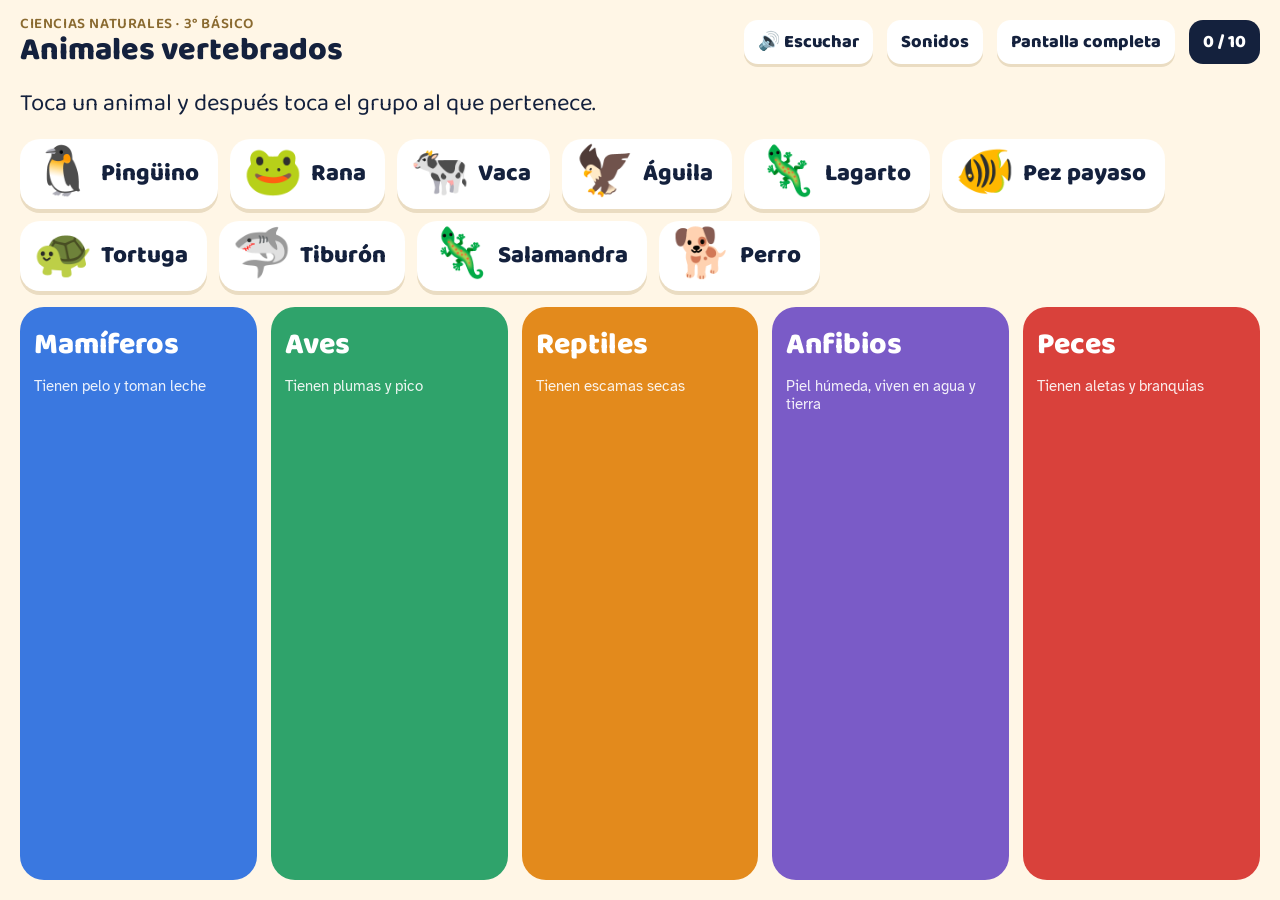
<file: actividades/vertebrados-3basico/index.html>
<!DOCTYPE html>
<html lang="es">
<head>
<meta charset="utf-8">
<meta name="viewport" content="width=device-width, initial-scale=1">
<title>Animales vertebrados · 3° básico</title>
<link rel="preconnect" href="https://fonts.googleapis.com">
<link rel="stylesheet" href="https://fonts.googleapis.com/css2?family=Baloo+2:wght@600;800&family=Atkinson+Hyperlegible:wght@400;700&display=swap">
<style>
:root{--bg:#FFF6E6;--ink:#14213D;--card:#FFFFFF;--line:#EADCC2;--ok:#2FA36B;--bad:#D9413B;--navy:#14213D}
*{box-sizing:border-box}
html,body{margin:0;height:100%}
body{background:var(--bg);color:var(--ink);font-family:"Baloo 2","Atkinson Hyperlegible",system-ui,sans-serif;display:flex;flex-direction:column}
button{font:inherit;cursor:pointer}
button:focus-visible{outline:4px solid #3A78E0;outline-offset:3px}
header{display:flex;align-items:center;gap:14px;padding:16px 20px;flex-wrap:wrap}
.tit{display:flex;flex-direction:column;line-height:1.1;margin-right:auto}
.tit small{font-size:15px;font-weight:600;color:#8A6A30;letter-spacing:.04em}
.tit b{font-size:clamp(22px,3vw,32px);font-weight:800}
.pill{background:#fff;border:0;border-radius:14px;padding:8px 14px;font-size:18px;font-weight:800;box-shadow:0 3px 0 var(--line);display:flex;align-items:center;gap:8px;color:var(--ink)}
.pill[aria-pressed="false"]{opacity:.55}
.score{background:var(--navy);color:#fff;box-shadow:none}
main{flex:1;display:flex;flex-direction:column;gap:16px;padding:0 20px 20px;min-height:0}
.instr{font-size:clamp(18px,2.2vw,24px);margin:0}
.tray{display:flex;flex-wrap:wrap;gap:12px;min-height:110px;align-content:flex-start}
.animal{background:var(--card);border:3px solid transparent;border-radius:20px;padding:8px 16px 8px 10px;display:flex;align-items:center;gap:8px;font-size:clamp(18px,2vw,24px);font-weight:800;box-shadow:0 4px 0 var(--line);color:var(--ink);touch-action:manipulation}
.animal .em{font-size:clamp(34px,4vw,48px);line-height:1}
.animal.sel{border-color:#3A78E0;transform:translateY(-3px);box-shadow:0 8px 0 #BFD3F5}
.animal.shake{animation:shake .4s;border-color:var(--bad)}
@keyframes shake{25%{transform:translateX(-8px)}75%{transform:translateX(8px)}}
.boxes{flex:1;display:grid;grid-template-columns:repeat(auto-fit,minmax(170px,1fr));gap:14px;min-height:0}
.box{border:0;border-radius:24px;padding:14px;display:flex;flex-direction:column;align-items:stretch;gap:8px;color:#fff;text-align:left;min-height:180px}
.box h2{margin:0;font-size:clamp(22px,2.4vw,30px);font-weight:800}
.box p{margin:0;font-size:15px;opacity:.9;font-family:"Atkinson Hyperlegible",sans-serif}
.box .in{display:flex;flex-wrap:wrap;gap:6px;margin-top:auto}
.box .in span{background:rgba(255,255,255,.92);color:var(--ink);border-radius:12px;padding:2px 10px 2px 6px;font-size:16px;font-weight:800;display:flex;align-items:center;gap:4px}
.box .in span i{font-style:normal;font-size:26px}
.box.target{outline:5px dashed rgba(20,33,61,.35);outline-offset:3px}
.fin{position:fixed;inset:0;background:rgba(20,33,61,.6);display:flex;align-items:center;justify-content:center;padding:20px}
.fin div{background:#fff;border-radius:28px;padding:36px;text-align:center;max-width:460px;width:100%}
.fin h2{font-size:40px;margin:0}
.fin p{font-size:22px;margin:8px 0 22px}
.big{background:var(--navy);color:#fff;border:0;border-radius:18px;padding:14px 28px;font-size:22px;font-weight:800}
[hidden]{display:none!important}
@media (prefers-reduced-motion:reduce){.animal.shake{animation:none}.animal.sel{transform:none}}
</style>
</head>
<body>
<header>
  <div class="tit"><small>CIENCIAS NATURALES · 3° BÁSICO</small><b>Animales vertebrados</b></div>
  <button class="pill" id="leer" type="button" aria-label="Escuchar la instrucción">🔊 Escuchar</button>
  <button class="pill" id="sonido" type="button" aria-pressed="true">Sonidos</button>
  <button class="pill" id="pantalla" type="button">Pantalla completa</button>
  <span class="pill score" id="score" aria-live="polite">0 / 10</span>
</header>
<main>
  <p class="instr" id="instr">Toca un animal y después toca el grupo al que pertenece.</p>
  <div class="tray" id="tray" aria-label="Animales por clasificar"></div>
  <div class="boxes" id="boxes"></div>
</main>
<div class="fin" id="fin" hidden>
  <div>
    <h2>¡Terminaste!</h2>
    <p id="finTxt"></p>
    <button class="big" id="otra" type="button">Jugar de nuevo</button>
  </div>
</div>
<script>
// Actividad de ejemplo para Aula Interactiva · Colegio Cordillera
const GRUPOS = [
  {id:"mam", n:"Mamíferos", d:"Tienen pelo y toman leche", c:"#3A78E0", u:"un mamífero"},
  {id:"ave", n:"Aves", d:"Tienen plumas y pico", c:"#2FA36B", u:"un ave"},
  {id:"rep", n:"Reptiles", d:"Tienen escamas secas", c:"#E38A1C", u:"un reptil"},
  {id:"anf", n:"Anfibios", d:"Piel húmeda, viven en agua y tierra", c:"#7A5BC7", u:"un anfibio"},
  {id:"pez", n:"Peces", d:"Tienen aletas y branquias", c:"#D9413B", u:"un pez"}
];
const ANIMALES = [
  {n:"Perro", e:"🐕", g:"mam"}, {n:"Vaca", e:"🐄", g:"mam"},
  {n:"Águila", e:"🦅", g:"ave"}, {n:"Pingüino", e:"🐧", g:"ave"},
  {n:"Tortuga", e:"🐢", g:"rep"}, {n:"Lagarto", e:"🦎", g:"rep"},
  {n:"Rana", e:"🐸", g:"anf"}, {n:"Salamandra", e:"🦎", g:"anf"},
  {n:"Tiburón", e:"🦈", g:"pez"}, {n:"Pez payaso", e:"🐠", g:"pez"}
];
const $ = s => document.querySelector(s);
let sel = null, ok = 0, errores = 0, sonido = true, colocados = {};

function hablar(t){ try{ speechSynthesis.cancel(); const u = new SpeechSynthesisUtterance(t); u.lang = "es-CL"; u.rate = .95; speechSynthesis.speak(u); }catch(e){} }
let ac;
function tono(bien){
  if(!sonido) return;
  try{
    ac = ac || new (window.AudioContext||window.webkitAudioContext)();
    const notas = bien ? [523,659,784] : [220,180];
    notas.forEach((f,i)=>{ const o=ac.createOscillator(), g=ac.createGain(); o.frequency.value=f; o.type="triangle";
      g.gain.setValueAtTime(.18, ac.currentTime+i*.09); g.gain.exponentialRampToValueAtTime(.001, ac.currentTime+i*.09+.25);
      o.connect(g).connect(ac.destination); o.start(ac.currentTime+i*.09); o.stop(ac.currentTime+i*.09+.26); });
  }catch(e){}
}
function mezclar(a){ return a.map(x=>[Math.random(),x]).sort((p,q)=>p[0]-q[0]).map(p=>p[1]); }

function pintar(){
  $("#tray").innerHTML = "";
  mezclar(ANIMALES.filter(a=>!colocados[a.n])).forEach(a=>{
    const b = document.createElement("button");
    b.type = "button"; b.className = "animal" + (sel===a ? " sel" : "");
    b.innerHTML = `<span class="em" aria-hidden="true">${a.e}</span>${a.n}`;
    b.onclick = () => { sel = a; hablar(a.n); document.querySelectorAll(".animal").forEach(x=>x.classList.remove("sel")); b.classList.add("sel"); marcarCajas(); };
    a.el = b; $("#tray").appendChild(b);
  });
  $("#boxes").innerHTML = "";
  GRUPOS.forEach(g=>{
    const b = document.createElement("button");
    b.type = "button"; b.className = "box"; b.style.background = g.c;
    const dentro = ANIMALES.filter(a=>colocados[a.n]===g.id).map(a=>`<span><i aria-hidden="true">${a.e}</i>${a.n}</span>`).join("");
    b.innerHTML = `<h2>${g.n}</h2><p>${g.d}</p><div class="in">${dentro}</div>`;
    b.onclick = () => colocar(g);
    $("#boxes").appendChild(b);
  });
  marcarCajas();
  $("#score").textContent = ok + " / " + ANIMALES.length;
}
function marcarCajas(){ document.querySelectorAll(".box").forEach(b=>b.classList.toggle("target", !!sel)); }

function colocar(g){
  if(!sel){ hablar("Primero toca un animal"); return; }
  if(sel.g === g.id){
    colocados[sel.n] = g.id; ok++; tono(true); hablar("¡Muy bien! " + sel.n + " es " + g.u);
    sel = null; pintar();
    if(ok === ANIMALES.length) terminar();
  } else {
    errores++; tono(false); hablar("Intenta otra vez");
    const el = sel.el; el.classList.remove("shake"); void el.offsetWidth; el.classList.add("shake");
  }
}
function terminar(){
  const total = ANIMALES.length;
  $("#finTxt").textContent = `Clasificaste los ${total} animales con ${errores === 0 ? "ningún error. ¡Perfecto!" : errores + (errores === 1 ? " error." : " errores.")}`;
  $("#fin").hidden = false; hablar("¡Terminaste! " + $("#finTxt").textContent);
  // Convención Aula Interactiva: informar el resultado a la plataforma, si la actividad está dentro de ella.
  try{ window.parent.postMessage({tipo:"aula-resultado", actividad:"vertebrados-3basico", puntaje: Math.max(0, total - errores), total}, "*"); }catch(e){}
}
$("#leer").onclick = () => hablar($("#instr").textContent);
$("#sonido").onclick = e => { sonido = !sonido; e.currentTarget.setAttribute("aria-pressed", sonido); };
$("#pantalla").onclick = () => { try{ document.fullscreenElement ? document.exitFullscreen() : document.documentElement.requestFullscreen(); }catch(e){} };
$("#otra").onclick = () => { ok = 0; errores = 0; sel = null; colocados = {}; $("#fin").hidden = true; pintar(); };
pintar();
</script>
</body>
</html>
</file>
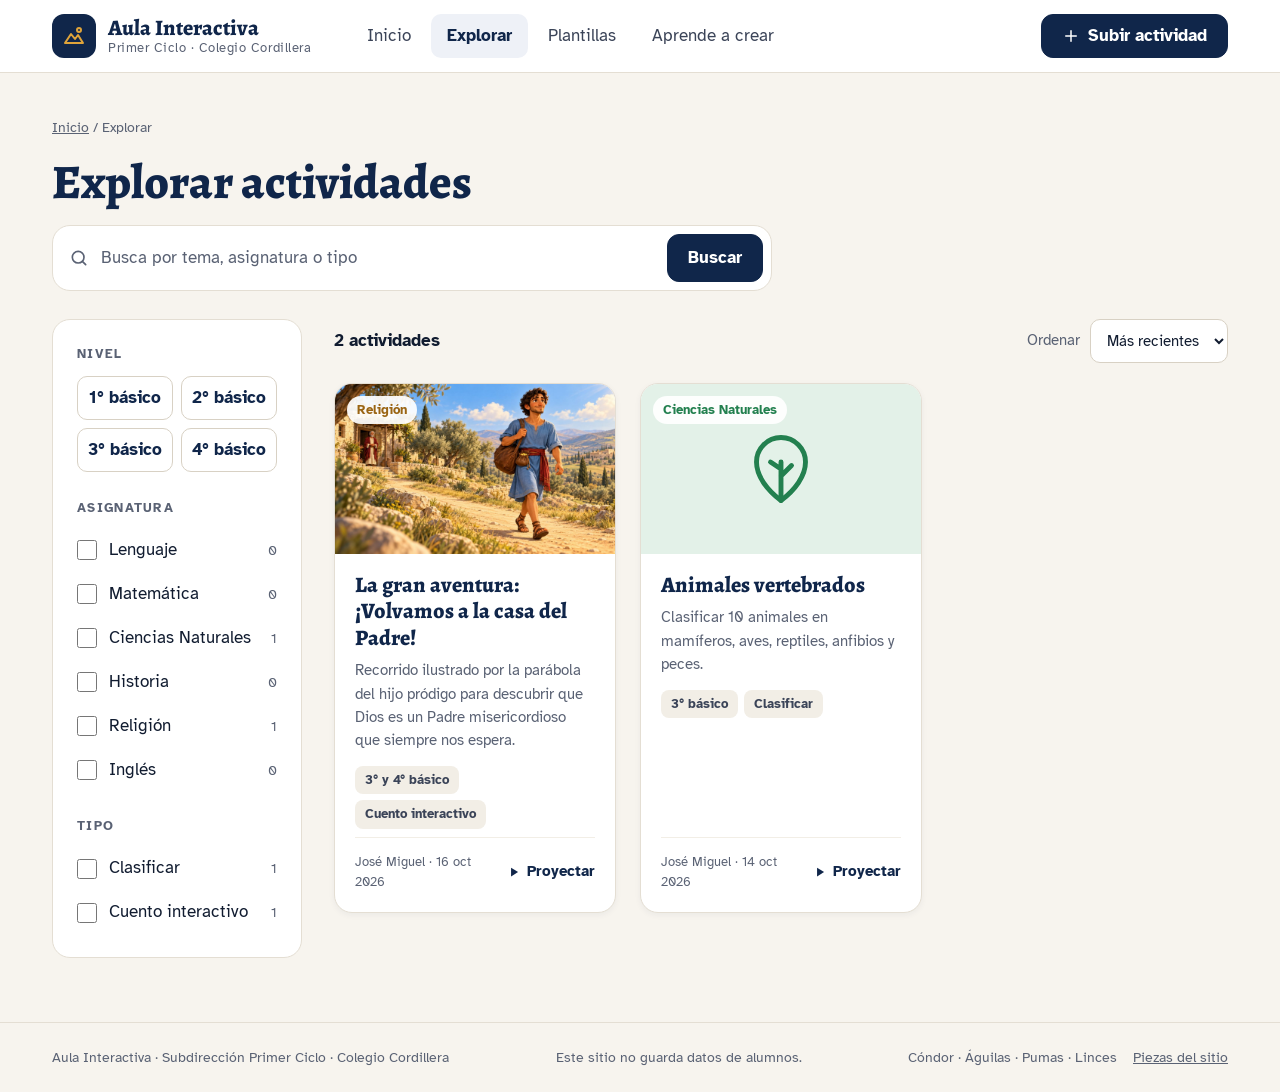
<file: catalogo.html>
<!doctype html>
<!-- Redirección: "catalogo.html" ahora se llama "explorar.html", y las actividades
     se abren en "sala.html". Se mantiene para que los enlaces antiguos sigan funcionando. -->
<html lang="es">
<head>
<meta charset="utf-8">
<title>Explorar · Aula Interactiva</title>
<script>
  (function () {
    var m = location.hash.match(/^#ver=([a-z0-9-]+)$/);
    location.replace(m ? 'sala.html?a=' + m[1] : 'explorar.html' + location.search);
  })();
</script>
<noscript><meta http-equiv="refresh" content="0; url=explorar.html"></noscript>
</head>
<body>
<a href="explorar.html">Ir a Explorar</a>
</body>
</html>
</file>
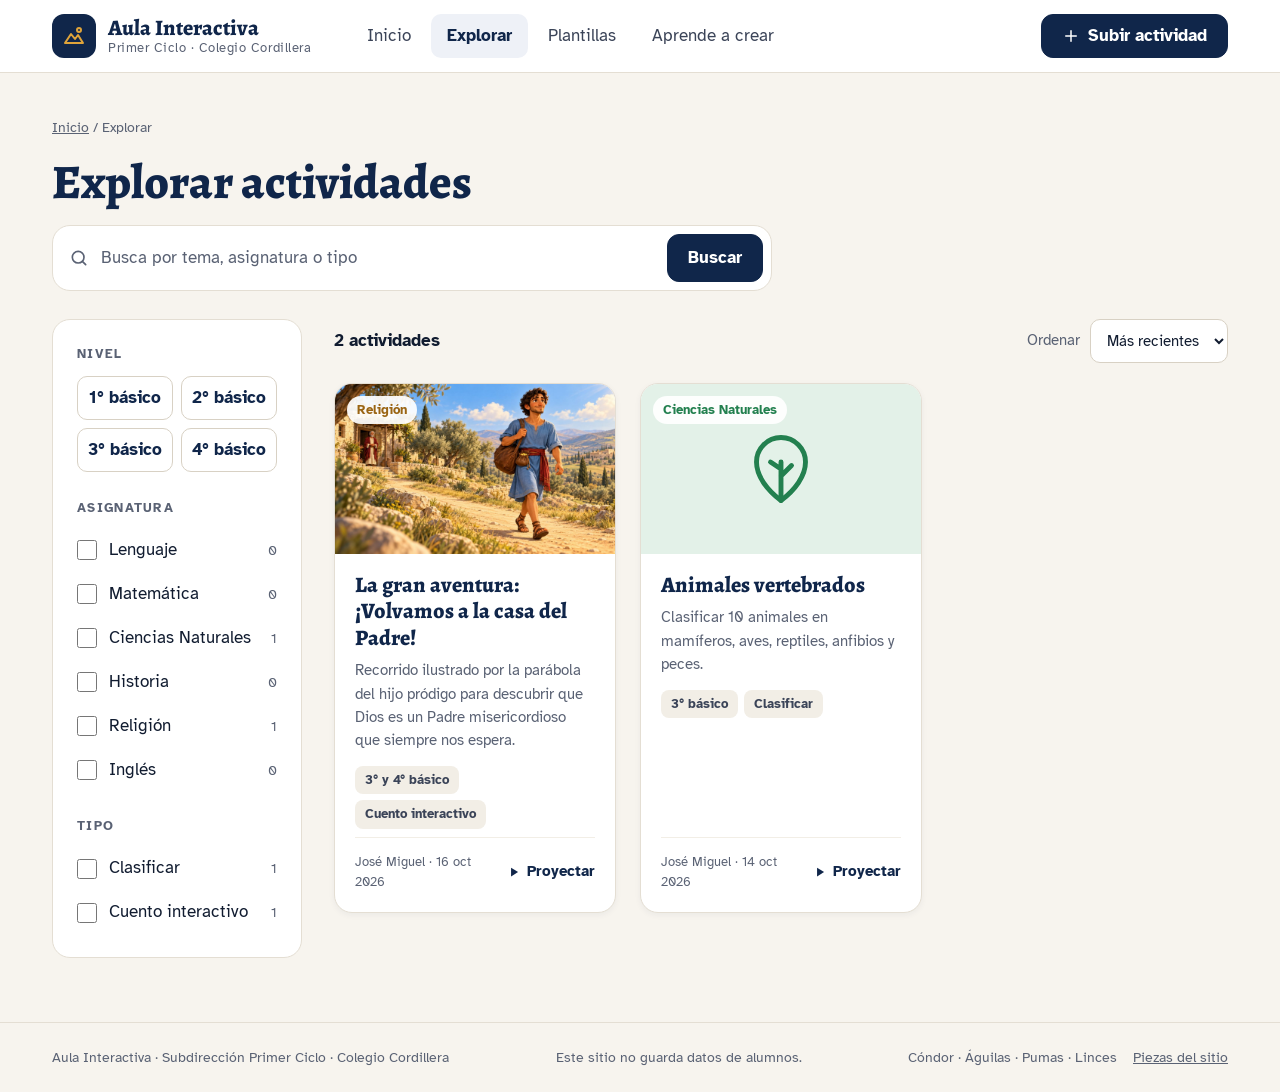
<file: explorar.html>
<!doctype html>
<html lang="es">
<head>
<meta charset="utf-8">
<meta name="viewport" content="width=device-width, initial-scale=1">
<title>Explorar · Aula Interactiva</title>
<link rel="stylesheet" href="src/estilos/sitio.css">
<script type="module" src="src/paginas/explorar/explorar.js"></script>
</head>
<body>
<noscript>Aula Interactiva necesita JavaScript activado para funcionar.</noscript>
</body>
</html>
</file>
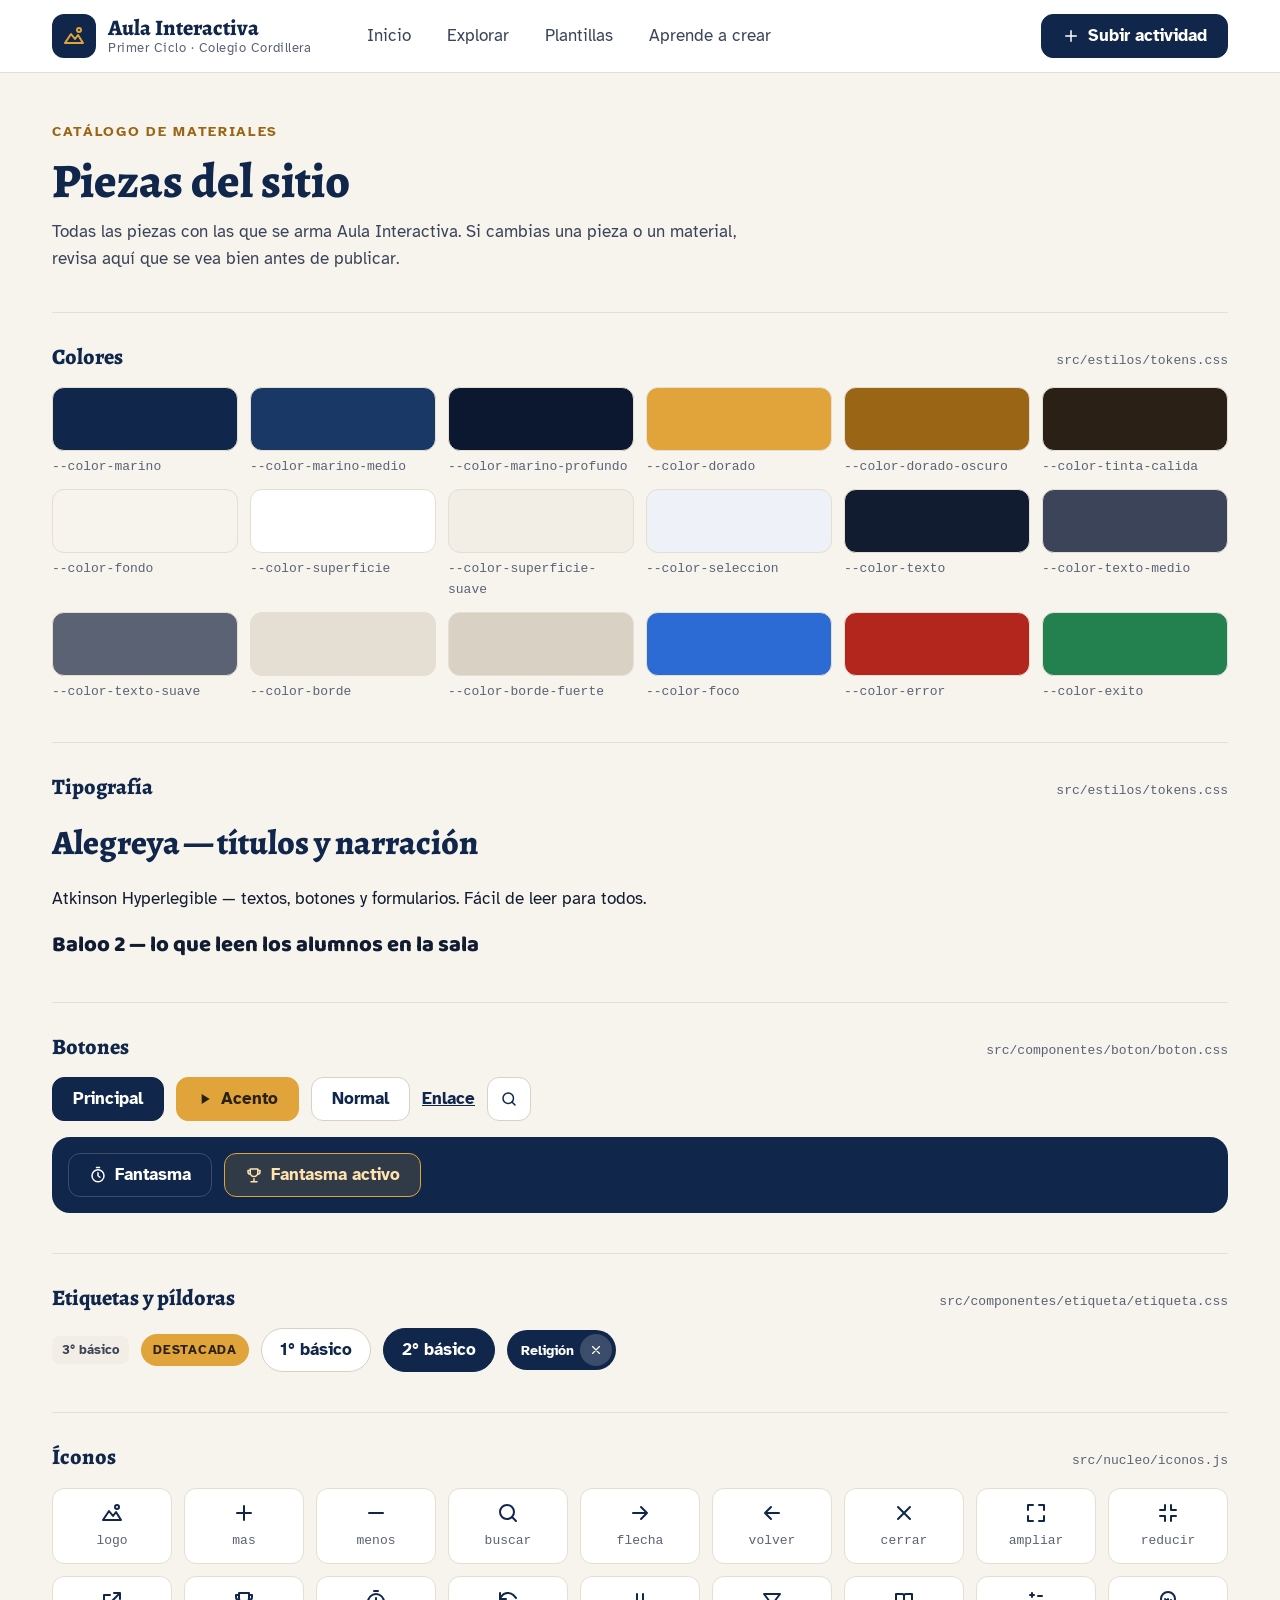
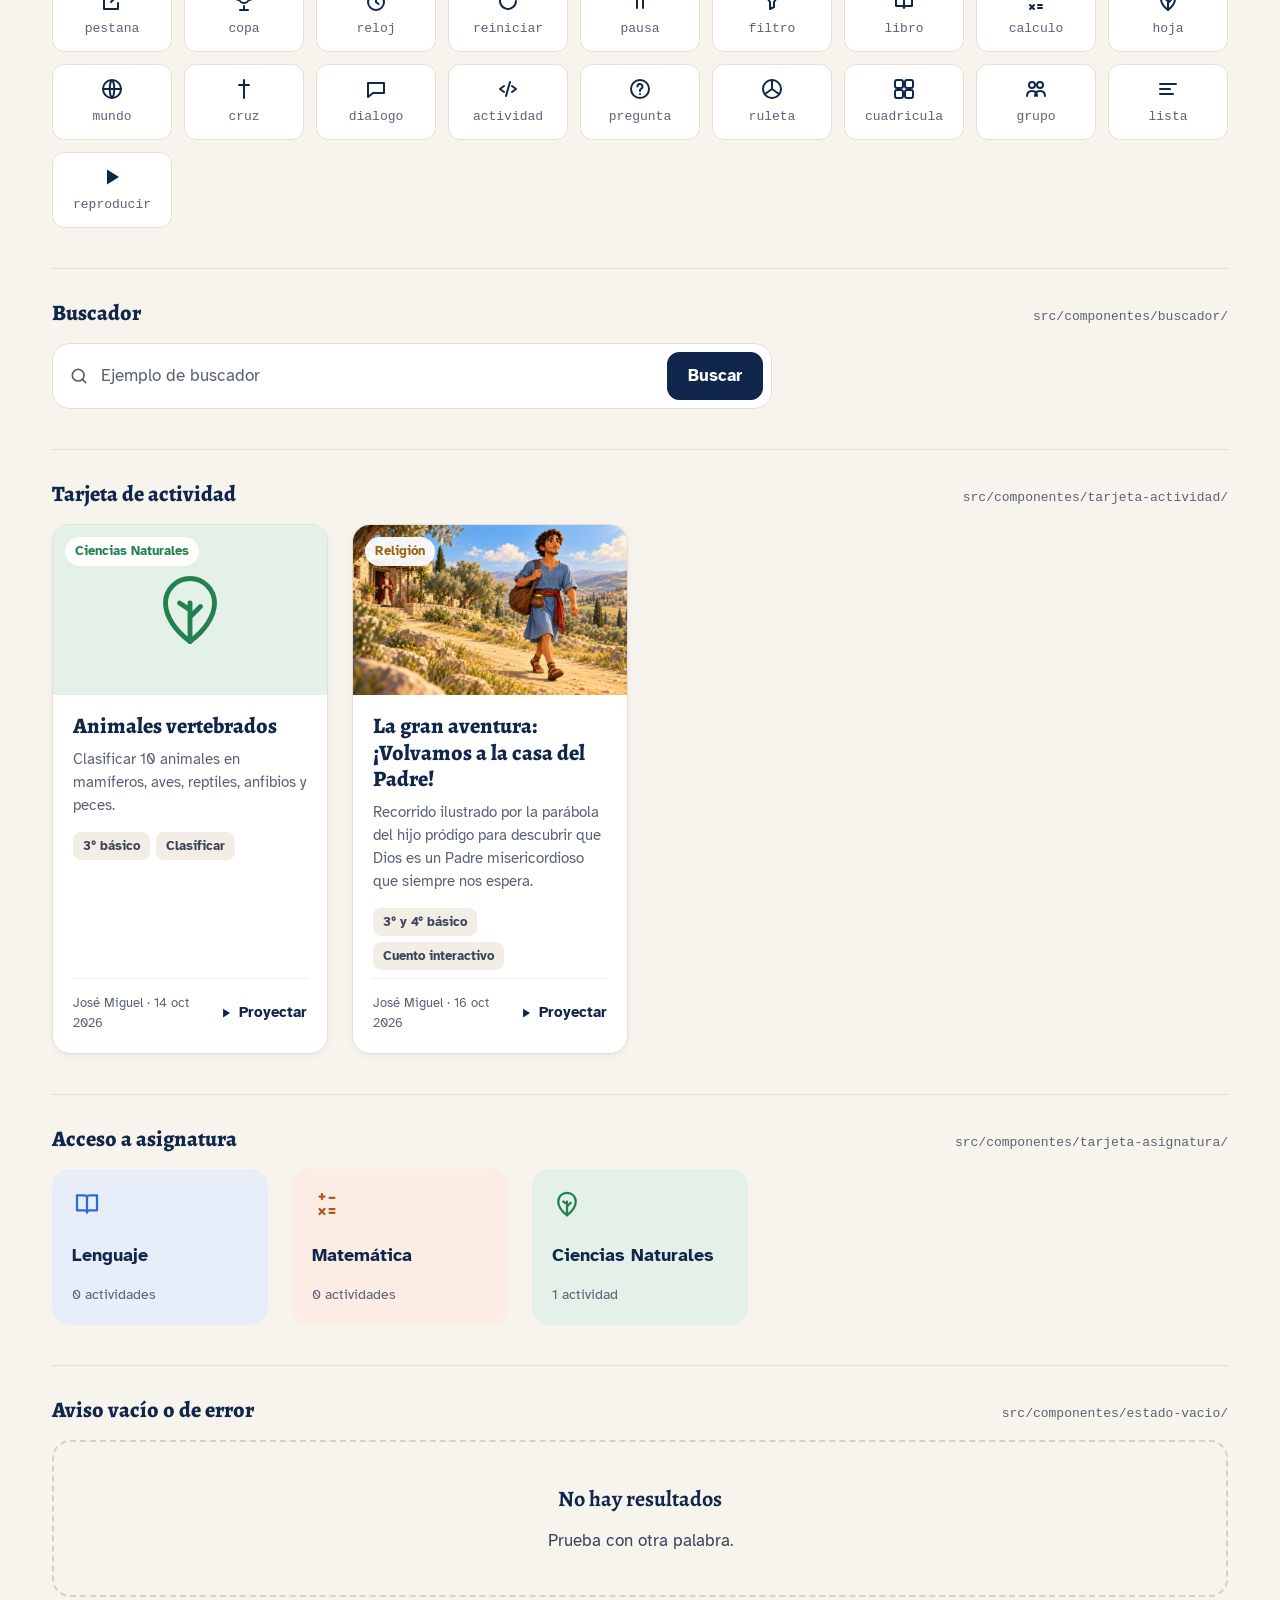
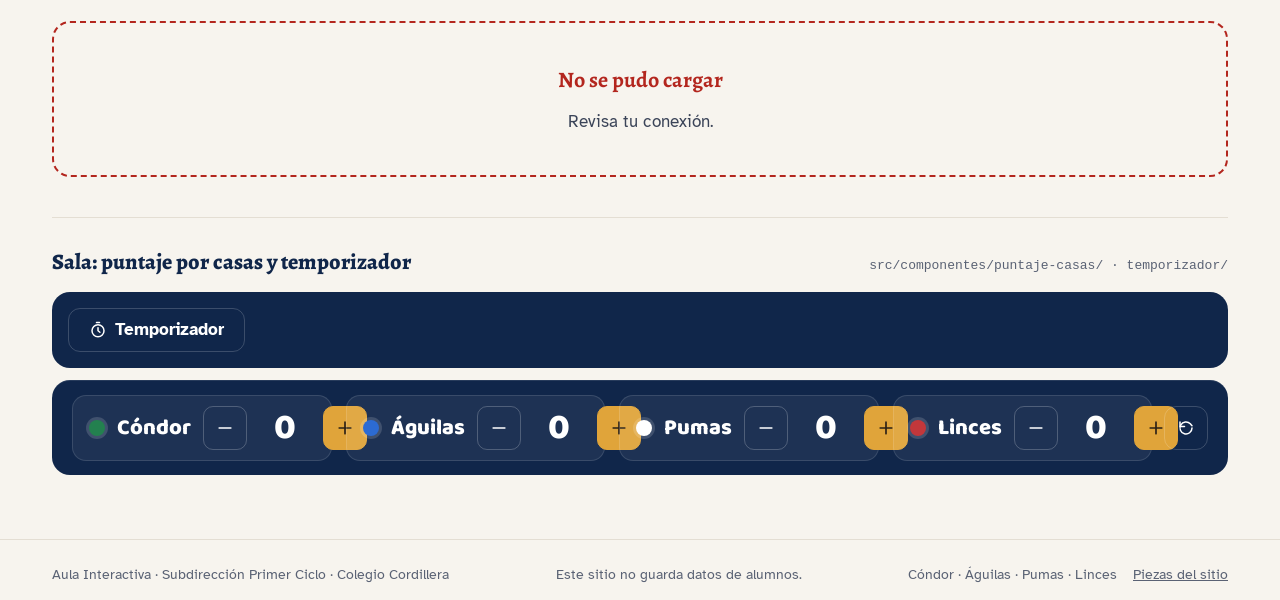
<file: piezas.html>
<!doctype html>
<html lang="es">
<head>
<meta charset="utf-8">
<meta name="viewport" content="width=device-width, initial-scale=1">
<meta name="robots" content="noindex">
<title>Piezas del sitio · Aula Interactiva</title>
<link rel="stylesheet" href="src/estilos/sitio.css">
<script type="module" src="src/paginas/piezas/piezas.js"></script>
</head>
<body>
<noscript>Aula Interactiva necesita JavaScript activado para funcionar.</noscript>
</body>
</html>
</file>
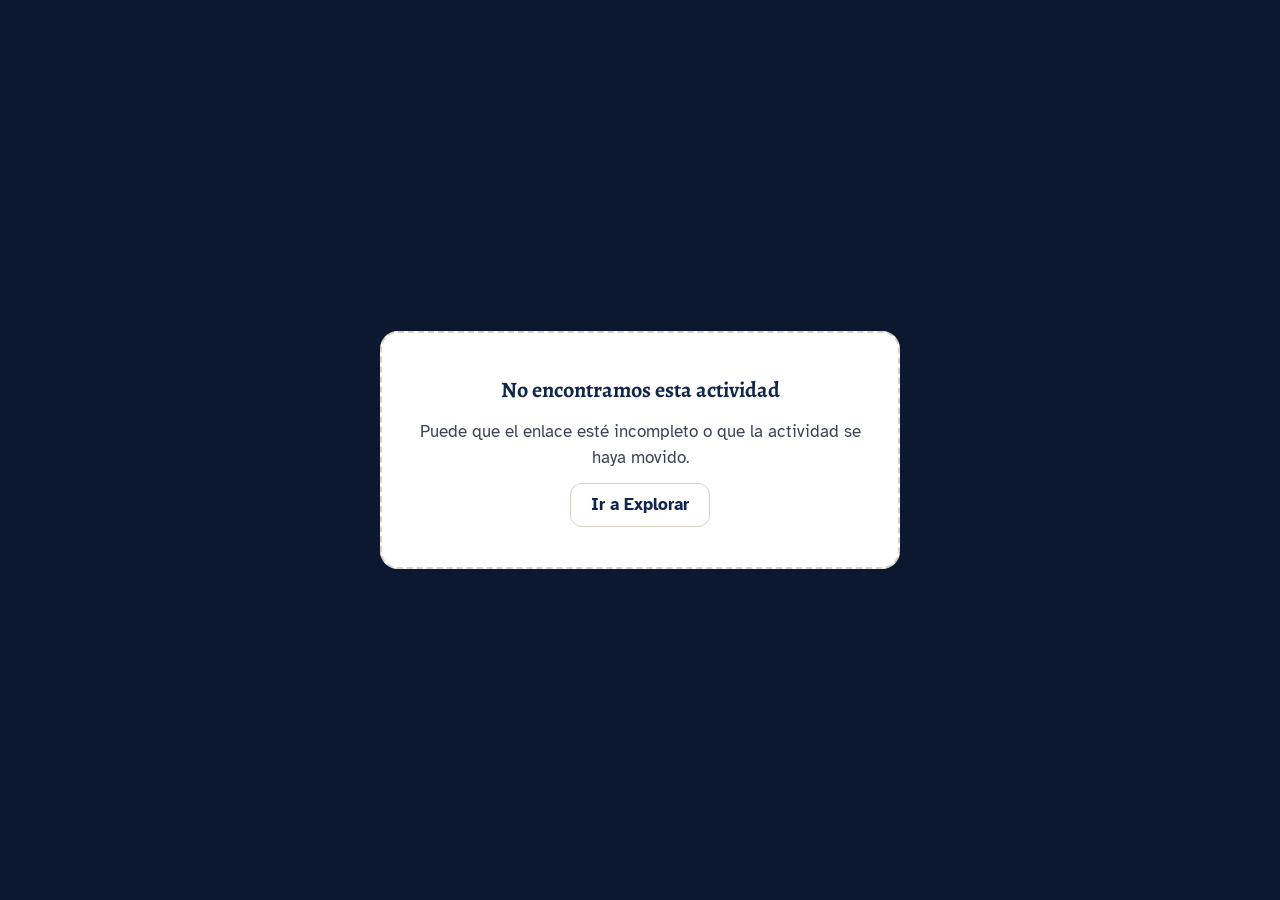
<file: sala.html>
<!doctype html>
<html lang="es">
<head>
<meta charset="utf-8">
<meta name="viewport" content="width=device-width, initial-scale=1">
<title>Sala · Aula Interactiva</title>
<link rel="stylesheet" href="src/estilos/sitio.css">
<script type="module" src="src/paginas/sala/sala.js"></script>
</head>
<body class="pagina--sala">
<noscript>Aula Interactiva necesita JavaScript activado para funcionar.</noscript>
</body>
</html>
</file>
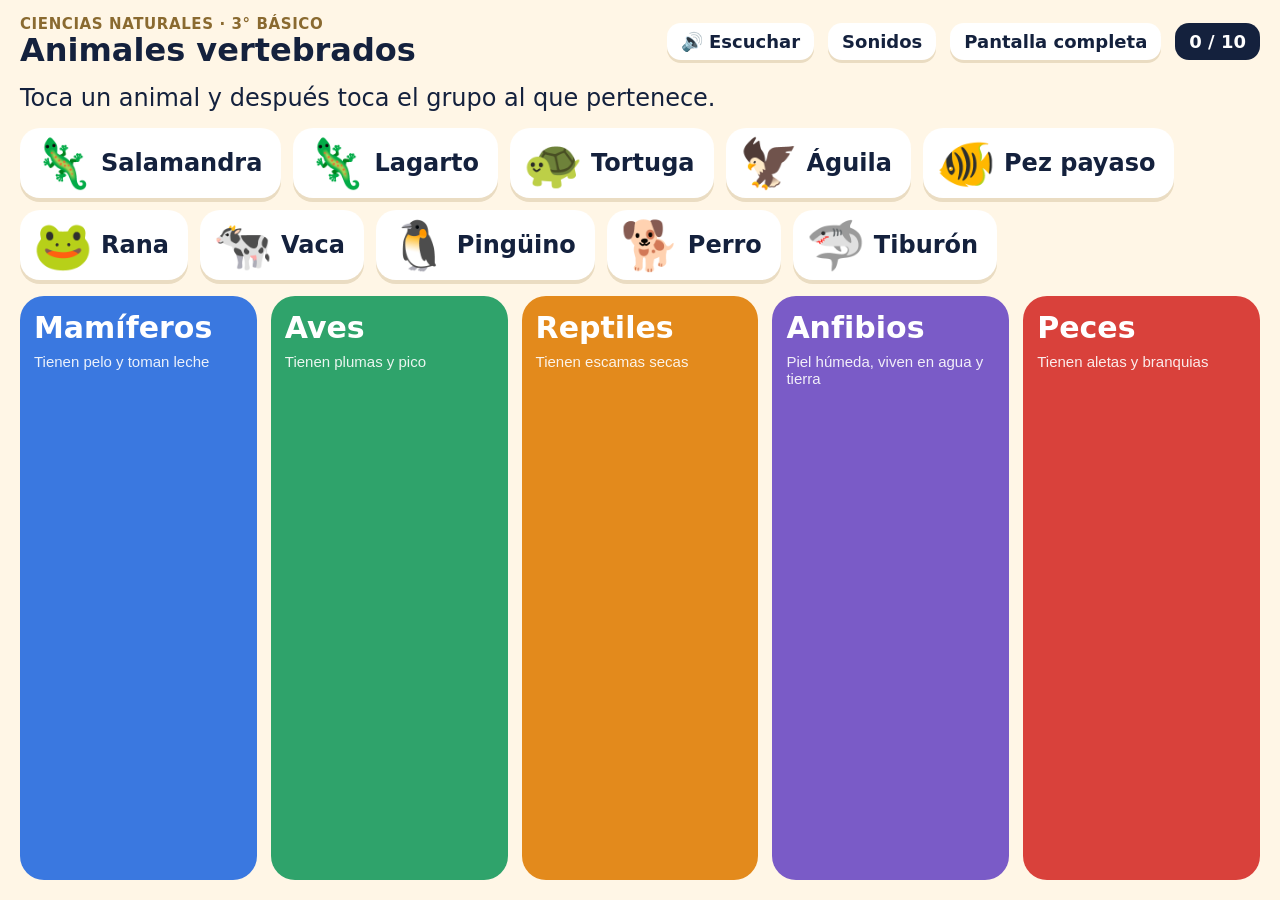
<file: actividades/vertebrados-3basico.html>
<!doctype html>
<!-- Redirección: esta actividad se movió a su carpeta. Se mantiene para que los enlaces antiguos sigan funcionando. -->
<meta charset="utf-8">
<meta http-equiv="refresh" content="0; url=vertebrados-3basico/">
<link rel="canonical" href="vertebrados-3basico/">
<title>Animales vertebrados</title>
<a href="vertebrados-3basico/">Abrir la actividad</a>
</file>
<file: src/estilos/sitio.css>
/* ==========================================================
   HOJA DE ESTILOS PRINCIPAL
   Es la única que cargan las páginas. Solo junta las demás, en orden:
   1. tipografías  2. materiales  3. base  4. piezas  5. páginas
   Al crear una pieza o página nueva, agrega aquí su archivo .css.
   ========================================================== */

@import url('https://fonts.googleapis.com/css2?family=Alegreya:ital,wght@0,600;0,700;0,800;1,600&family=Atkinson+Hyperlegible:wght@400;700&family=Baloo+2:wght@700;800&display=swap');

@import url('tokens.css');
@import url('base.css');

/* Piezas */
@import url('../componentes/boton/boton.css');
@import url('../componentes/etiqueta/etiqueta.css');
@import url('../componentes/encabezado/encabezado.css');
@import url('../componentes/pie/pie.css');
@import url('../componentes/buscador/buscador.css');
@import url('../componentes/estado-vacio/estado-vacio.css');
@import url('../componentes/tarjeta-actividad/tarjeta-actividad.css');
@import url('../componentes/tarjeta-asignatura/tarjeta-asignatura.css');
@import url('../componentes/marco-actividad/marco-actividad.css');
@import url('../componentes/puntaje-casas/puntaje-casas.css');
@import url('../componentes/temporizador/temporizador.css');

/* Páginas */
@import url('../paginas/portada/portada.css');
@import url('../paginas/explorar/explorar.css');
@import url('../paginas/sala/sala.css');
@import url('../paginas/piezas/piezas.css');
</file>
